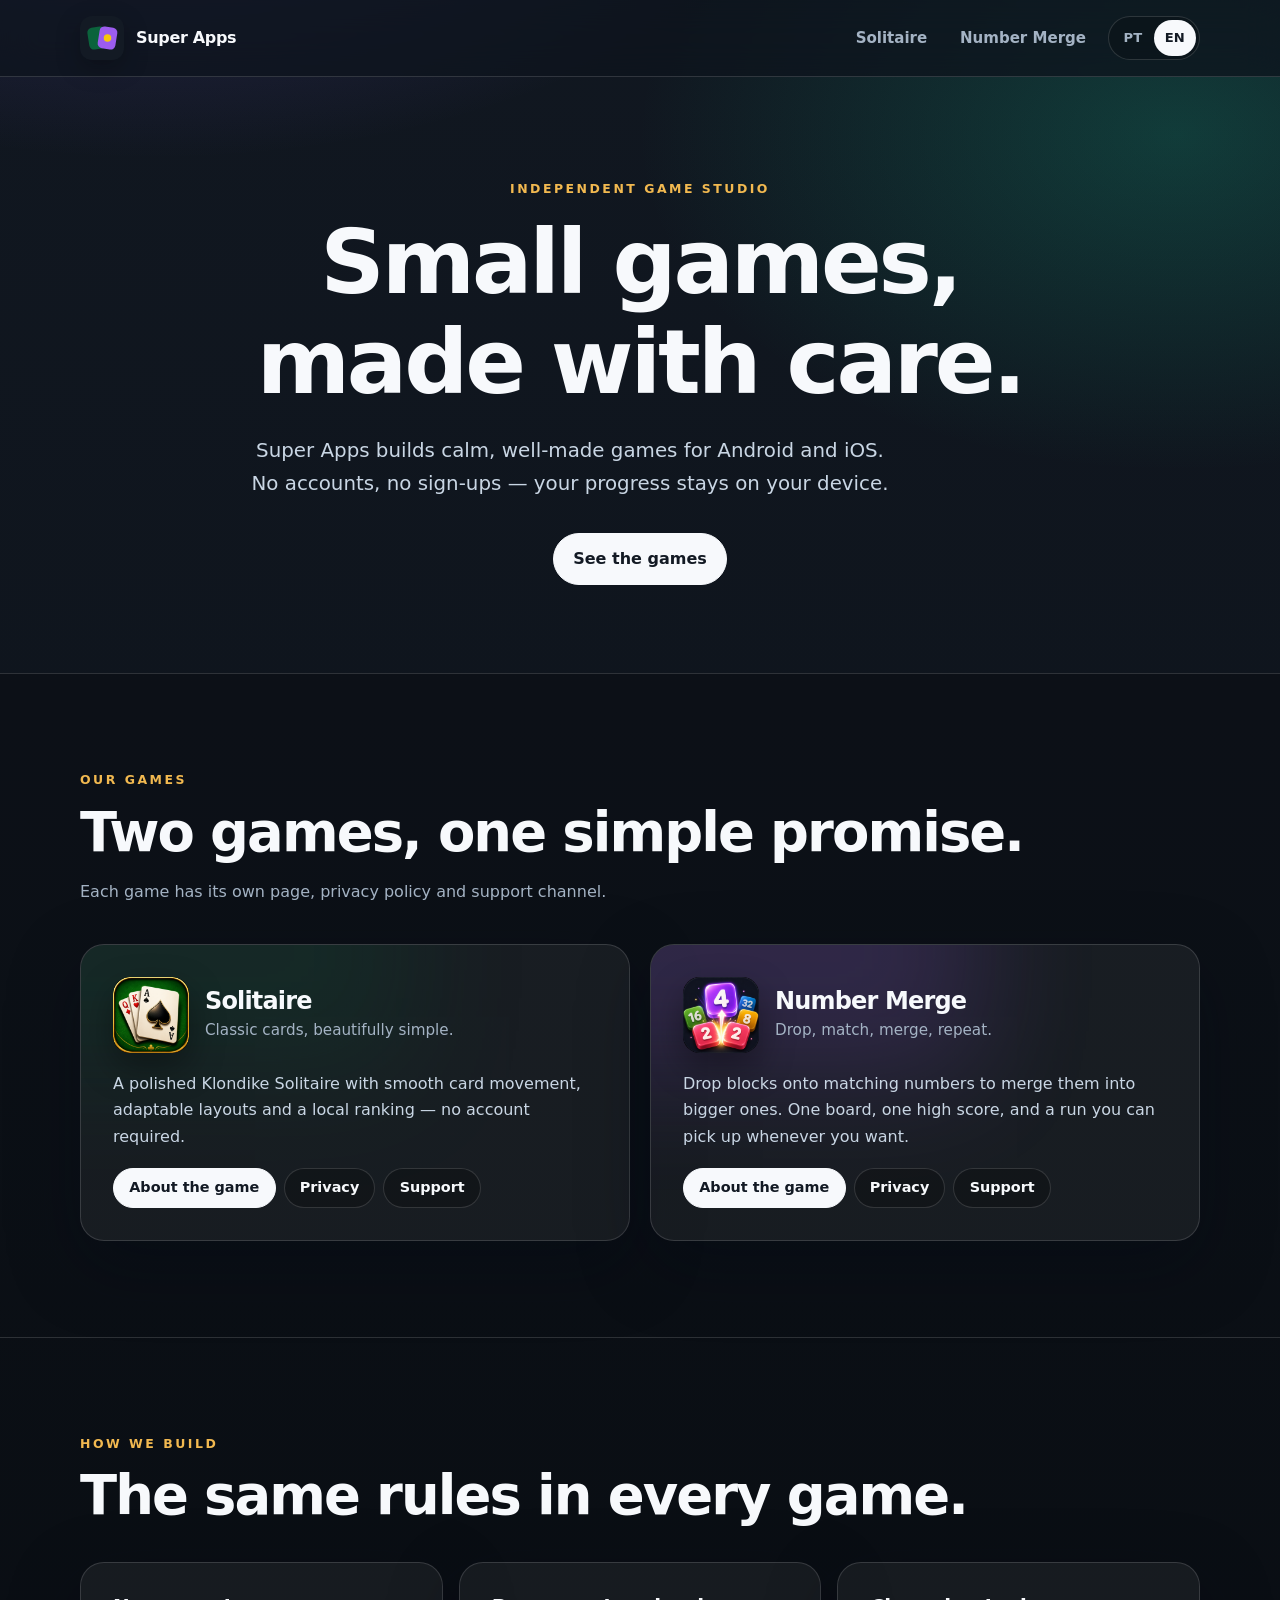
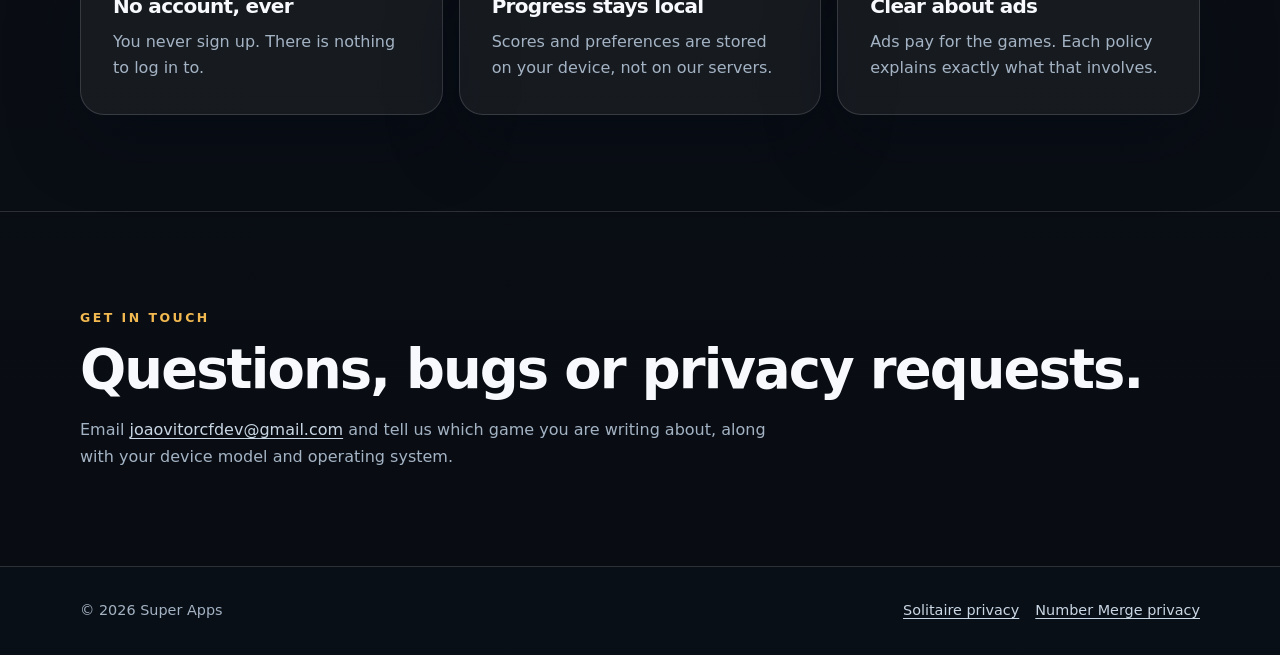
<file: index.html>
<!doctype html>
<html lang="en" data-title-en="Super Apps — Calm, well-made mobile games" data-title-pt="Super Apps — Jogos mobile calmos e bem feitos">
  <head>
    <meta charset="utf-8" />
    <meta name="viewport" content="width=device-width, initial-scale=1" />
    <meta name="theme-color" content="#131a24" />
    <meta name="description" content="Super Apps builds calm, well-made mobile games for Android and iOS. Privacy policies and support for Solitaire and Number Merge." />
    <meta property="og:type" content="website" />
    <meta property="og:title" content="Super Apps" />
    <meta property="og:description" content="Calm, well-made mobile games for Android and iOS." />
    <meta property="og:url" content="https://joaovitorcf97.github.io/" />
    <meta name="twitter:card" content="summary" />
    <link rel="canonical" href="https://joaovitorcf97.github.io/" />
    <link rel="icon" href="assets/super-apps-icon.svg" type="image/svg+xml" />
    <link rel="stylesheet" href="styles.css" />
    <title>Super Apps — Calm, well-made mobile games</title>
  </head>
  <body class="theme-hub">
    <a class="skip-link" href="#main">Skip to content</a>
    <header class="site-header">
      <nav class="nav" aria-label="Main navigation">
        <a class="brand" href="./">
          <img src="assets/super-apps-icon.svg" alt="" width="44" height="44" />
          <span>Super Apps</span>
        </a>
        <div class="nav-actions">
          <div class="nav-links">
            <a href="solitaire/">Solitaire</a>
            <a href="number-merge/">Number Merge</a>
          </div>
          <div class="language-switch" aria-label="Language">
            <button type="button" data-language-button="pt" aria-pressed="false">PT</button>
            <button type="button" data-language-button="en" aria-pressed="true">EN</button>
          </div>
        </div>
      </nav>
    </header>

    <main id="main">
      <section class="hero hero-solo">
        <div>
          <p class="eyebrow" data-lang="en">Independent game studio</p>
          <p class="eyebrow" data-lang="pt">Estúdio independente de jogos</p>
          <h1 data-lang="en">Small games, made with care.</h1>
          <h1 data-lang="pt">Jogos pequenos, feitos com cuidado.</h1>
          <p class="hero-copy" data-lang="en">
            Super Apps builds calm, well-made games for Android and iOS. No accounts,
            no sign-ups — your progress stays on your device.
          </p>
          <p class="hero-copy" data-lang="pt">
            A Super Apps cria jogos tranquilos e bem feitos para Android e iOS. Sem contas,
            sem cadastro — seu progresso fica no seu dispositivo.
          </p>
          <div class="hero-actions">
            <a class="button primary" href="#games" data-lang="en">See the games</a>
            <a class="button primary" href="#games" data-lang="pt">Ver os jogos</a>
          </div>
        </div>
      </section>

      <section class="section" id="games" aria-labelledby="games-title">
        <div class="section-inner">
          <p class="eyebrow" data-lang="en">Our games</p>
          <p class="eyebrow" data-lang="pt">Nossos jogos</p>
          <h2 id="games-title" data-lang="en">Two games, one simple promise.</h2>
          <h2 data-lang="pt">Dois jogos, uma promessa simples.</h2>
          <p class="section-intro" data-lang="en">
            Each game has its own page, privacy policy and support channel.
          </p>
          <p class="section-intro" data-lang="pt">
            Cada jogo tem sua própria página, política de privacidade e canal de suporte.
          </p>

          <div class="game-grid">
            <article class="game-card" data-accent="solitaire">
              <div class="game-card-head">
                <img src="assets/solitaire/app-icon.png" alt="Solitaire" width="76" height="76" />
                <div>
                  <h3>Solitaire</h3>
                  <p data-lang="en">Classic cards, beautifully simple.</p>
                  <p data-lang="pt">Cartas clássicas, simplesmente bonitas.</p>
                </div>
              </div>
              <p data-lang="en">
                A polished Klondike Solitaire with smooth card movement, adaptable layouts
                and a local ranking — no account required.
              </p>
              <p data-lang="pt">
                Uma Paciência Klondike refinada, com movimentos suaves, layout adaptável
                e ranking local — sem precisar de conta.
              </p>
              <div class="game-card-links">
                <a class="pill solid" href="solitaire/" data-lang="en">About the game</a>
                <a class="pill solid" href="solitaire/" data-lang="pt">Sobre o jogo</a>
                <a class="pill" href="solitaire/privacy/" data-lang="en">Privacy</a>
                <a class="pill" href="solitaire/privacy/" data-lang="pt">Privacidade</a>
                <a class="pill" href="solitaire/support/" data-lang="en">Support</a>
                <a class="pill" href="solitaire/support/" data-lang="pt">Suporte</a>
              </div>
            </article>

            <article class="game-card" data-accent="number-merge">
              <div class="game-card-head">
                <img src="assets/number-merge/app-icon.png" alt="Number Merge" width="76" height="76" />
                <div>
                  <h3>Number Merge</h3>
                  <p data-lang="en">Drop, match, merge, repeat.</p>
                  <p data-lang="pt">Solte, combine, funda, repita.</p>
                </div>
              </div>
              <p data-lang="en">
                Drop blocks onto matching numbers to merge them into bigger ones. One board,
                one high score, and a run you can pick up whenever you want.
              </p>
              <p data-lang="pt">
                Solte blocos sobre números iguais para fundi-los em números maiores. Um tabuleiro,
                um recorde e uma partida que você retoma quando quiser.
              </p>
              <div class="game-card-links">
                <a class="pill solid" href="number-merge/" data-lang="en">About the game</a>
                <a class="pill solid" href="number-merge/" data-lang="pt">Sobre o jogo</a>
                <a class="pill" href="number-merge/privacy/" data-lang="en">Privacy</a>
                <a class="pill" href="number-merge/privacy/" data-lang="pt">Privacidade</a>
                <a class="pill" href="number-merge/support/" data-lang="en">Support</a>
                <a class="pill" href="number-merge/support/" data-lang="pt">Suporte</a>
              </div>
            </article>
          </div>
        </div>
      </section>

      <section class="section" aria-labelledby="values-title">
        <div class="section-inner">
          <p class="eyebrow" data-lang="en">How we build</p>
          <p class="eyebrow" data-lang="pt">Como construímos</p>
          <h2 id="values-title" data-lang="en">The same rules in every game.</h2>
          <h2 data-lang="pt">As mesmas regras em todos os jogos.</h2>
          <div class="feature-grid">
            <article class="feature-card">
              <h3 data-lang="en">No account, ever</h3>
              <h3 data-lang="pt">Nunca pedimos conta</h3>
              <p data-lang="en">You never sign up. There is nothing to log in to.</p>
              <p data-lang="pt">Você nunca se cadastra. Não há nada para fazer login.</p>
            </article>
            <article class="feature-card">
              <h3 data-lang="en">Progress stays local</h3>
              <h3 data-lang="pt">O progresso fica local</h3>
              <p data-lang="en">Scores and preferences are stored on your device, not on our servers.</p>
              <p data-lang="pt">Pontuação e preferências ficam no seu dispositivo, não em nossos servidores.</p>
            </article>
            <article class="feature-card">
              <h3 data-lang="en">Clear about ads</h3>
              <h3 data-lang="pt">Transparência sobre anúncios</h3>
              <p data-lang="en">Ads pay for the games. Each policy explains exactly what that involves.</p>
              <p data-lang="pt">Os anúncios pagam os jogos. Cada política explica exatamente o que isso envolve.</p>
            </article>
          </div>
        </div>
      </section>

      <section class="section" aria-labelledby="contact-title">
        <div class="section-inner">
          <p class="eyebrow" data-lang="en">Get in touch</p>
          <p class="eyebrow" data-lang="pt">Fale conosco</p>
          <h2 id="contact-title" data-lang="en">Questions, bugs or privacy requests.</h2>
          <h2 data-lang="pt">Dúvidas, erros ou solicitações de privacidade.</h2>
          <p class="section-intro" data-lang="en">
            Email <a href="mailto:joaovitorcfdev@gmail.com">joaovitorcfdev@gmail.com</a> and tell us
            which game you are writing about, along with your device model and operating system.
          </p>
          <p class="section-intro" data-lang="pt">
            Envie um e-mail para <a href="mailto:joaovitorcfdev@gmail.com">joaovitorcfdev@gmail.com</a>
            informando sobre qual jogo você está escrevendo, o modelo do aparelho e o sistema operacional.
          </p>
        </div>
      </section>
    </main>

    <footer class="site-footer">
      <div class="footer-inner">
        <span>© <span data-year></span> Super Apps</span>
        <div class="footer-links">
          <a href="solitaire/privacy/" data-lang="en">Solitaire privacy</a>
          <a href="solitaire/privacy/" data-lang="pt">Privacidade Solitaire</a>
          <a href="number-merge/privacy/" data-lang="en">Number Merge privacy</a>
          <a href="number-merge/privacy/" data-lang="pt">Privacidade Number Merge</a>
        </div>
      </div>
    </footer>
    <script src="site.js"></script>
  </body>
</html>
</file>
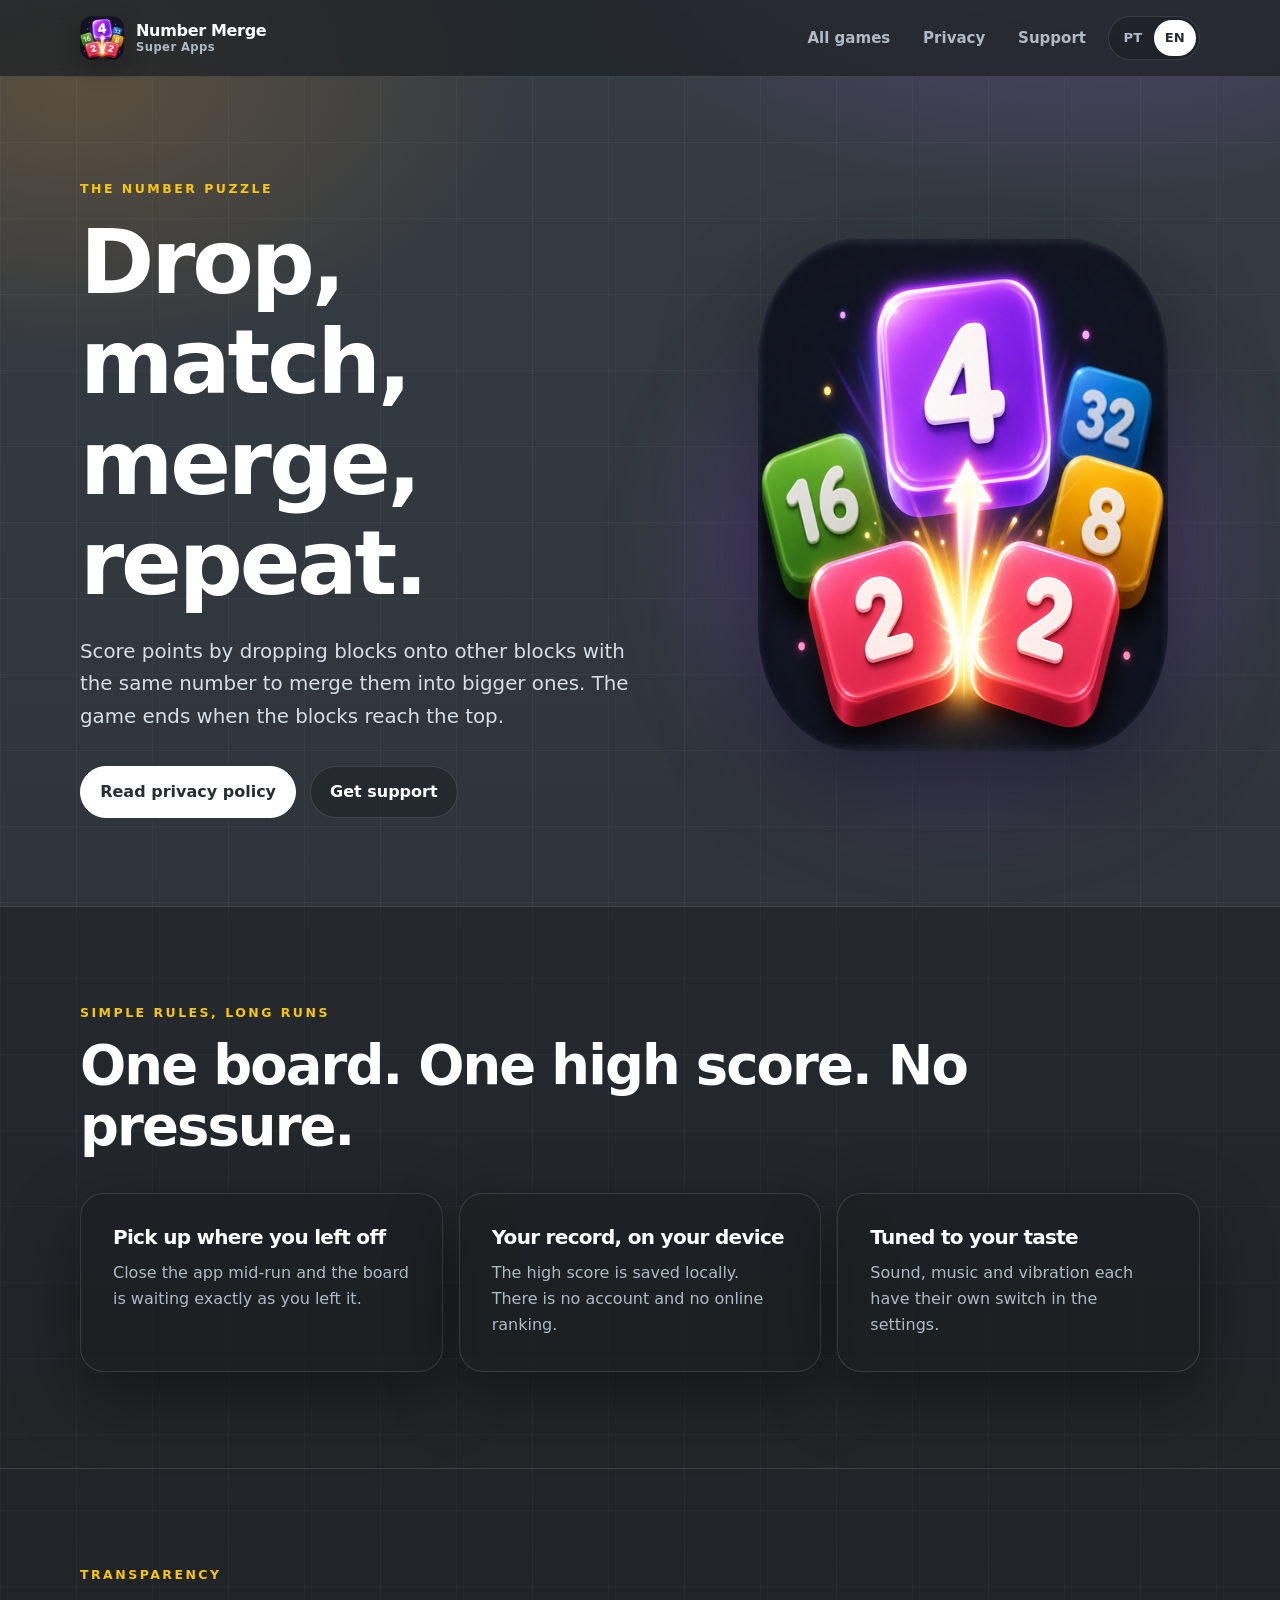
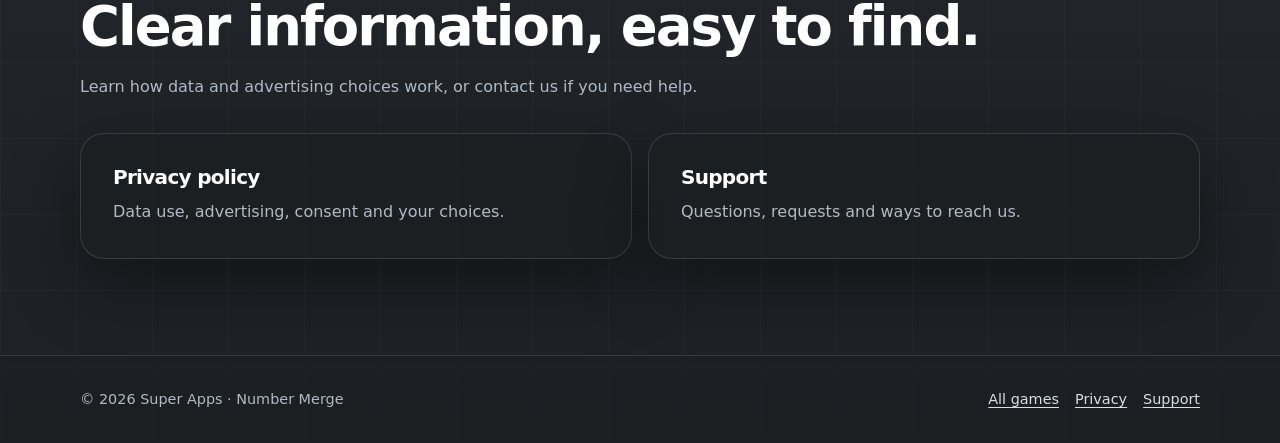
<file: number-merge/index.html>
<!doctype html>
<html lang="en" data-title-en="Number Merge — Drop, match, merge, repeat" data-title-pt="Number Merge — Solte, combine, funda, repita">
  <head>
    <meta charset="utf-8" />
    <meta name="viewport" content="width=device-width, initial-scale=1" />
    <meta name="theme-color" content="#2a2e31" />
    <meta name="description" content="Number Merge is a relaxed number-merging puzzle for Android and iOS. Drop blocks onto matching numbers and merge them into bigger ones." />
    <meta property="og:type" content="website" />
    <meta property="og:title" content="Number Merge" />
    <meta property="og:description" content="Drop, match, merge, repeat." />
    <meta property="og:image" content="https://joaovitorcf97.github.io/assets/number-merge/app-icon.png" />
    <meta property="og:url" content="https://joaovitorcf97.github.io/number-merge/" />
    <meta name="twitter:card" content="summary" />
    <link rel="canonical" href="https://joaovitorcf97.github.io/number-merge/" />
    <link rel="icon" href="../assets/number-merge/app-icon.png" />
    <link rel="stylesheet" href="../styles.css" />
    <title>Number Merge — Drop, match, merge, repeat</title>
  </head>
  <body class="theme-number-merge">
    <a class="skip-link" href="#main">Skip to content</a>
    <header class="site-header">
      <nav class="nav" aria-label="Main navigation">
        <a class="brand" href="./">
          <img src="../assets/number-merge/app-icon.png" alt="" width="44" height="44" />
          <span class="brand-text">
            <span>Number Merge</span>
            <small>Super Apps</small>
          </span>
        </a>
        <div class="nav-actions">
          <div class="nav-links">
            <a href="../" data-lang="en">All games</a>
            <a href="../" data-lang="pt">Todos os jogos</a>
            <a href="privacy/" data-lang="en">Privacy</a>
            <a href="privacy/" data-lang="pt">Privacidade</a>
            <a href="support/" data-lang="en">Support</a>
            <a href="support/" data-lang="pt">Suporte</a>
          </div>
          <div class="language-switch" aria-label="Language">
            <button type="button" data-language-button="pt" aria-pressed="false">PT</button>
            <button type="button" data-language-button="en" aria-pressed="true">EN</button>
          </div>
        </div>
      </nav>
    </header>

    <main id="main">
      <section class="hero">
        <div>
          <p class="eyebrow" data-lang="en">The number puzzle</p>
          <p class="eyebrow" data-lang="pt">O quebra-cabeça dos números</p>
          <h1 data-lang="en">Drop, match, merge, repeat.</h1>
          <h1 data-lang="pt">Solte, combine, funda, repita.</h1>
          <p class="hero-copy" data-lang="en">
            Score points by dropping blocks onto other blocks with the same number to
            merge them into bigger ones. The game ends when the blocks reach the top.
          </p>
          <p class="hero-copy" data-lang="pt">
            Marque pontos soltando blocos em outros blocos com o mesmo número para
            combiná-los em números maiores. O jogo termina quando os blocos chegam ao topo.
          </p>
          <div class="hero-actions">
            <a class="button primary" href="privacy/" data-lang="en">Read privacy policy</a>
            <a class="button primary" href="privacy/" data-lang="pt">Ler política de privacidade</a>
            <a class="button" href="support/" data-lang="en">Get support</a>
            <a class="button" href="support/" data-lang="pt">Obter suporte</a>
          </div>
        </div>
        <div class="app-art" aria-hidden="true">
          <img src="../assets/number-merge/app-icon.png" alt="" width="512" height="512" />
        </div>
      </section>

      <section class="section" aria-labelledby="features-title">
        <div class="section-inner">
          <p class="eyebrow" data-lang="en">Simple rules, long runs</p>
          <p class="eyebrow" data-lang="pt">Regras simples, partidas longas</p>
          <h2 id="features-title" data-lang="en">One board. One high score. No pressure.</h2>
          <h2 data-lang="pt">Um tabuleiro. Um recorde. Sem pressão.</h2>
          <div class="feature-grid">
            <article class="feature-card">
              <h3 data-lang="en">Pick up where you left off</h3>
              <h3 data-lang="pt">Continue de onde parou</h3>
              <p data-lang="en">Close the app mid-run and the board is waiting exactly as you left it.</p>
              <p data-lang="pt">Feche o app no meio da partida e o tabuleiro continua exatamente como estava.</p>
            </article>
            <article class="feature-card">
              <h3 data-lang="en">Your record, on your device</h3>
              <h3 data-lang="pt">Seu recorde, no seu aparelho</h3>
              <p data-lang="en">The high score is saved locally. There is no account and no online ranking.</p>
              <p data-lang="pt">O recorde é salvo localmente. Não há conta nem ranking online.</p>
            </article>
            <article class="feature-card">
              <h3 data-lang="en">Tuned to your taste</h3>
              <h3 data-lang="pt">Do jeito que você gosta</h3>
              <p data-lang="en">Sound, music and vibration each have their own switch in the settings.</p>
              <p data-lang="pt">Som, música e vibração têm interruptores próprios nos ajustes.</p>
            </article>
          </div>
        </div>
      </section>

      <section class="section" aria-labelledby="legal-title">
        <div class="section-inner">
          <p class="eyebrow" data-lang="en">Transparency</p>
          <p class="eyebrow" data-lang="pt">Transparência</p>
          <h2 id="legal-title" data-lang="en">Clear information, easy to find.</h2>
          <h2 data-lang="pt">Informações claras e fáceis de encontrar.</h2>
          <p class="section-intro" data-lang="en">
            Learn how data and advertising choices work, or contact us if you need help.
          </p>
          <p class="section-intro" data-lang="pt">
            Entenda como funcionam os dados e as escolhas de anúncios ou entre em contato se precisar de ajuda.
          </p>
          <div class="link-grid" style="margin-top: 2rem">
            <a class="link-card" href="privacy/">
              <h3 data-lang="en">Privacy policy</h3>
              <h3 data-lang="pt">Política de privacidade</h3>
              <p data-lang="en">Data use, advertising, consent and your choices.</p>
              <p data-lang="pt">Uso de dados, anúncios, consentimento e suas escolhas.</p>
            </a>
            <a class="link-card" href="support/">
              <h3 data-lang="en">Support</h3>
              <h3 data-lang="pt">Suporte</h3>
              <p data-lang="en">Questions, requests and ways to reach us.</p>
              <p data-lang="pt">Dúvidas, solicitações e formas de falar conosco.</p>
            </a>
          </div>
        </div>
      </section>
    </main>

    <footer class="site-footer">
      <div class="footer-inner">
        <span>© <span data-year></span> Super Apps · Number Merge</span>
        <div class="footer-links">
          <a href="../" data-lang="en">All games</a>
          <a href="../" data-lang="pt">Todos os jogos</a>
          <a href="privacy/" data-lang="en">Privacy</a>
          <a href="privacy/" data-lang="pt">Privacidade</a>
          <a href="support/" data-lang="en">Support</a>
          <a href="support/" data-lang="pt">Suporte</a>
        </div>
      </div>
    </footer>
    <script src="../site.js"></script>
  </body>
</html>
</file>
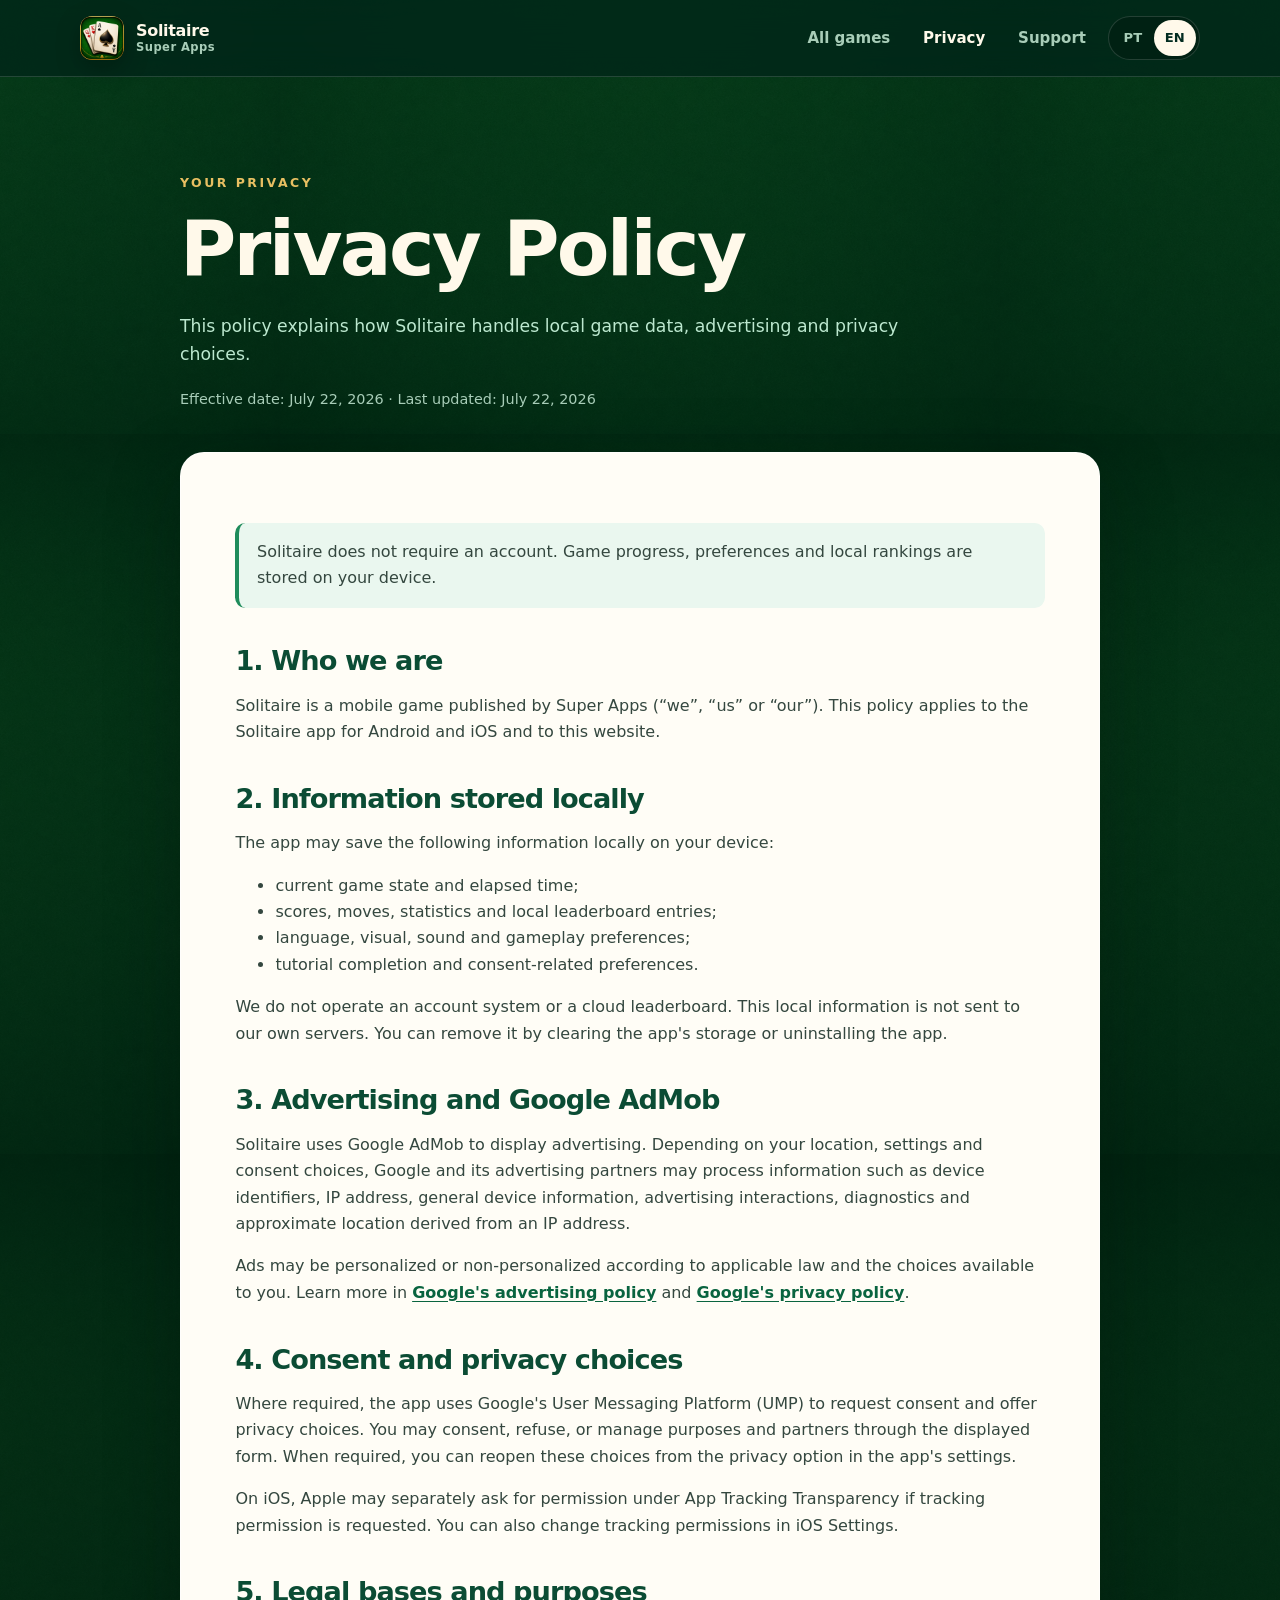
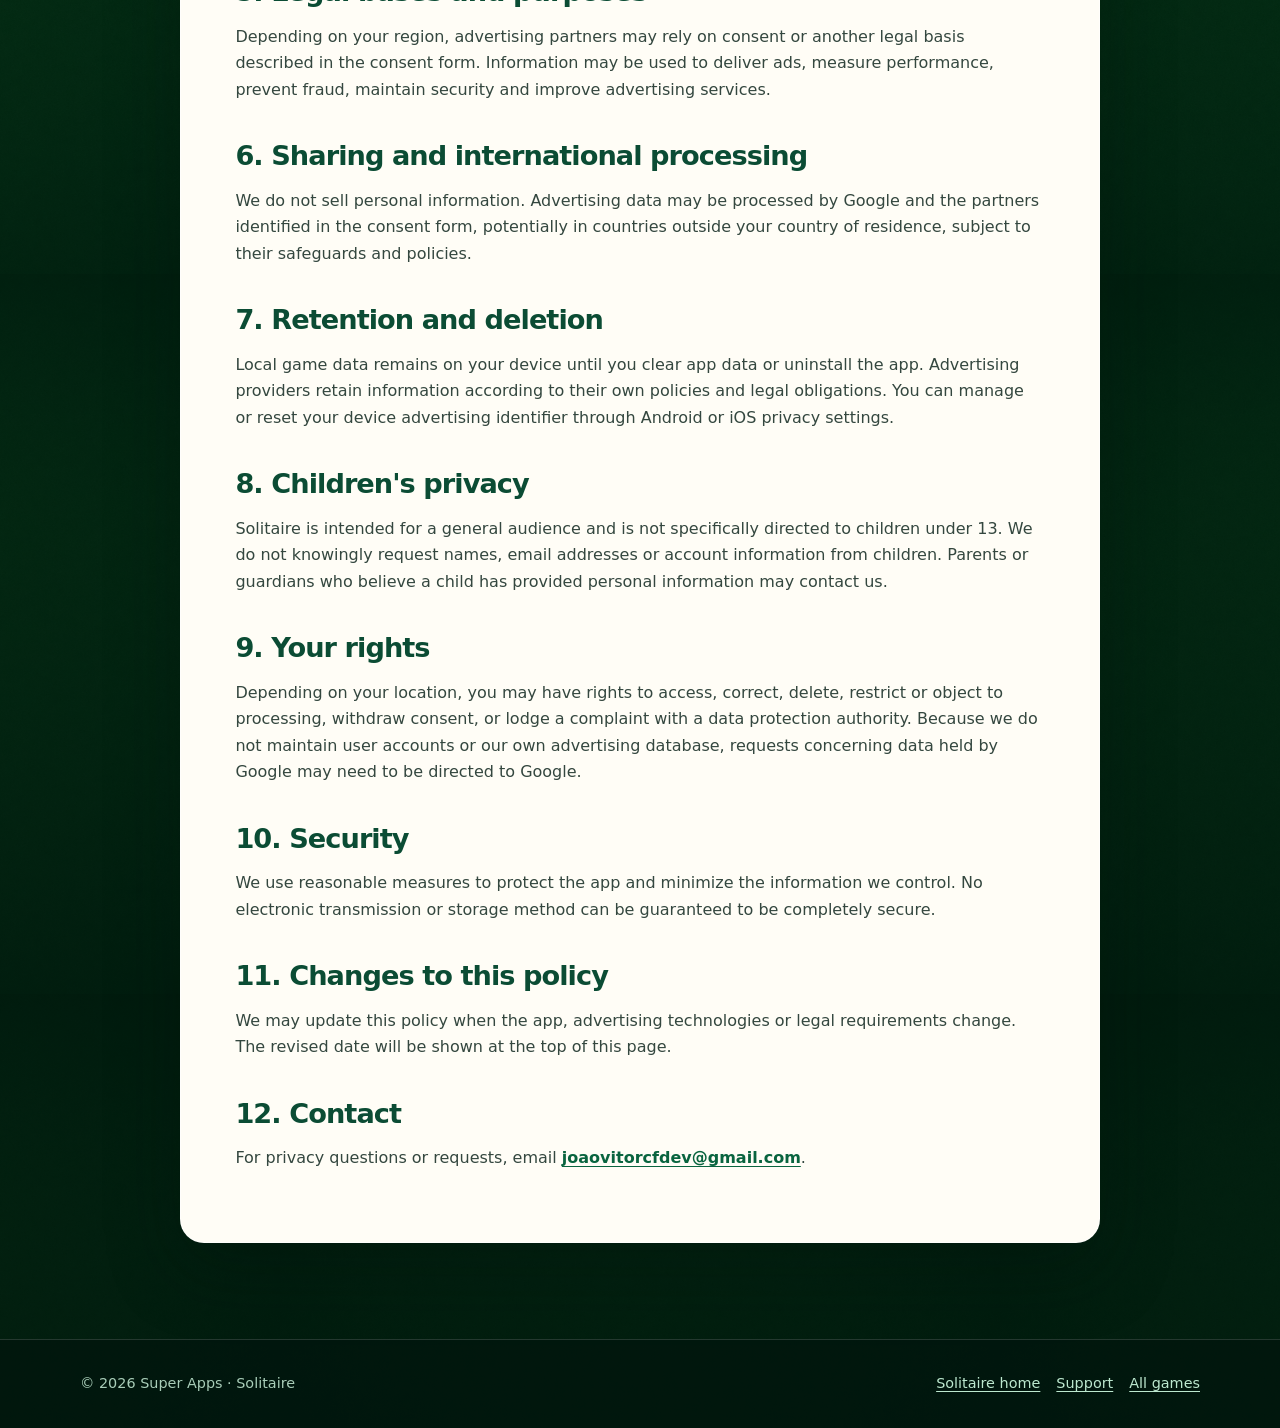
<file: privacy/index.html>
<!doctype html>
<html lang="en">
  <head>
    <meta charset="utf-8" />
    <meta name="viewport" content="width=device-width, initial-scale=1" />
    <meta name="theme-color" content="#063f2b" />
    <!-- Legacy route. This URL was registered in Google Play for Solitaire before the
         site was reorganised per game, so it stays alive and points at the new page. -->
    <meta http-equiv="refresh" content="0; url=../solitaire/privacy/" />
    <meta name="robots" content="noindex, follow" />
    <link rel="canonical" href="https://joaovitorcf97.github.io/solitaire/privacy/" />
    <link rel="icon" href="../assets/solitaire/app-icon.png" />
    <link rel="stylesheet" href="../styles.css" />
    <title>Privacy Policy — Solitaire</title>
  </head>
  <body class="theme-solitaire inner-page">
    <main class="redirect-shell">
      <h1>Privacy Policy — Solitaire</h1>
      <p>
        This page has moved to
        <a href="../solitaire/privacy/">/solitaire/privacy/</a>.
        You should be redirected automatically.
      </p>
      <p lang="pt-BR">
        Esta página foi movida para
        <a href="../solitaire/privacy/">/solitaire/privacy/</a>.
        Você deve ser redirecionado automaticamente.
      </p>
      <p>
        Looking for Number Merge? Its policy is at
        <a href="../number-merge/privacy/">/number-merge/privacy/</a>.
      </p>
    </main>
    <script>
      // replace() keeps the stub out of the back-button history.
      window.location.replace("../solitaire/privacy/");
    </script>
  </body>
</html>
</file>
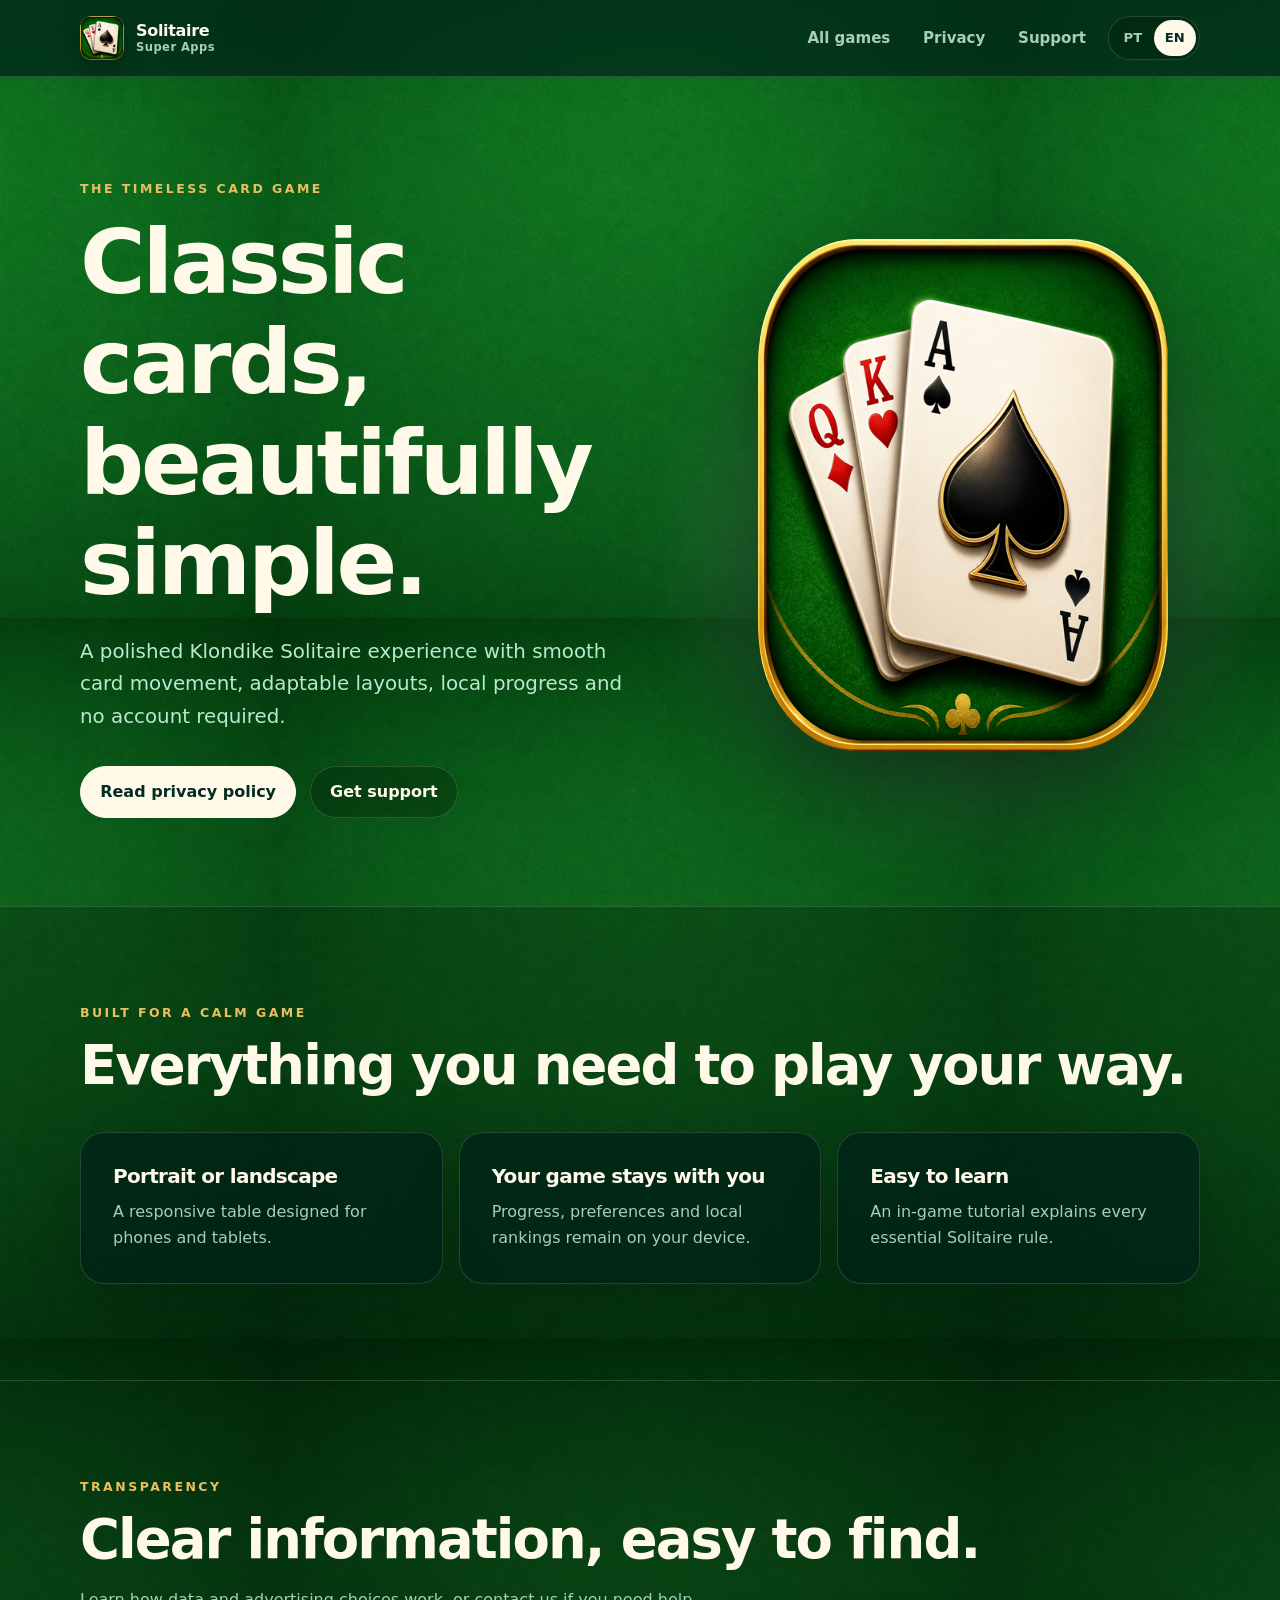
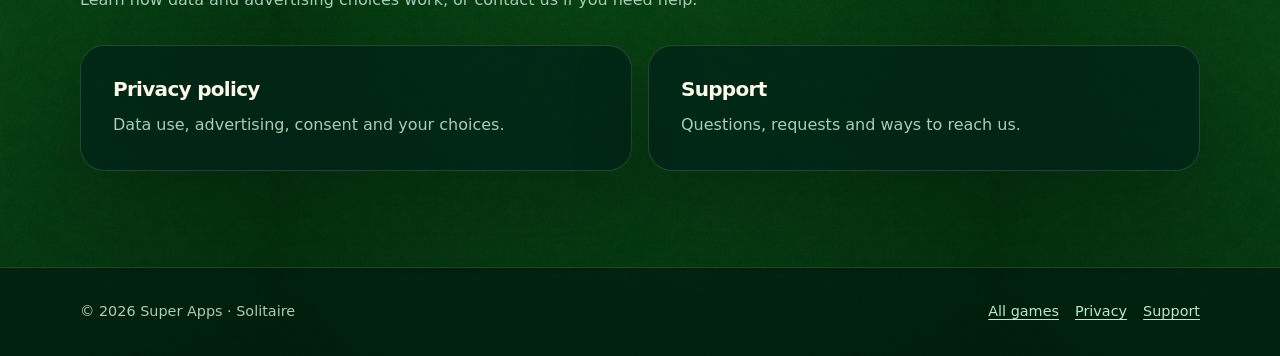
<file: solitaire/index.html>
<!doctype html>
<html lang="en" data-title-en="Solitaire — Classic cards, beautifully simple" data-title-pt="Solitaire — Cartas clássicas, simplesmente bonitas">
  <head>
    <meta charset="utf-8" />
    <meta name="viewport" content="width=device-width, initial-scale=1" />
    <meta name="theme-color" content="#063f2b" />
    <meta name="description" content="A calm, elegant classic Solitaire experience for Android and iOS." />
    <meta property="og:type" content="website" />
    <meta property="og:title" content="Solitaire" />
    <meta property="og:description" content="Classic cards, beautifully simple." />
    <meta property="og:image" content="https://joaovitorcf97.github.io/assets/solitaire/og.png" />
    <meta property="og:url" content="https://joaovitorcf97.github.io/solitaire/" />
    <meta name="twitter:card" content="summary_large_image" />
    <link rel="canonical" href="https://joaovitorcf97.github.io/solitaire/" />
    <link rel="icon" href="../assets/solitaire/app-icon.png" />
    <link rel="stylesheet" href="../styles.css" />
    <title>Solitaire — Classic cards, beautifully simple</title>
  </head>
  <body class="theme-solitaire">
    <a class="skip-link" href="#main">Skip to content</a>
    <header class="site-header">
      <nav class="nav" aria-label="Main navigation">
        <a class="brand" href="./">
          <img src="../assets/solitaire/app-icon.png" alt="" width="44" height="44" />
          <span class="brand-text">
            <span>Solitaire</span>
            <small>Super Apps</small>
          </span>
        </a>
        <div class="nav-actions">
          <div class="nav-links">
            <a href="../" data-lang="en">All games</a>
            <a href="../" data-lang="pt">Todos os jogos</a>
            <a href="privacy/" data-lang="en">Privacy</a>
            <a href="privacy/" data-lang="pt">Privacidade</a>
            <a href="support/" data-lang="en">Support</a>
            <a href="support/" data-lang="pt">Suporte</a>
          </div>
          <div class="language-switch" aria-label="Language">
            <button type="button" data-language-button="pt" aria-pressed="false">PT</button>
            <button type="button" data-language-button="en" aria-pressed="true">EN</button>
          </div>
        </div>
      </nav>
    </header>

    <main id="main">
      <section class="hero">
        <div>
          <p class="eyebrow" data-lang="en">The timeless card game</p>
          <p class="eyebrow" data-lang="pt">O clássico jogo de cartas</p>
          <h1 data-lang="en">Classic cards, beautifully simple.</h1>
          <h1 data-lang="pt">Cartas clássicas, simplesmente bonitas.</h1>
          <p class="hero-copy" data-lang="en">
            A polished Klondike Solitaire experience with smooth card movement,
            adaptable layouts, local progress and no account required.
          </p>
          <p class="hero-copy" data-lang="pt">
            Uma experiência refinada de Paciência Klondike, com movimentos suaves,
            layout adaptável, progresso local e sem necessidade de conta.
          </p>
          <div class="hero-actions">
            <a class="button primary" href="privacy/" data-lang="en">Read privacy policy</a>
            <a class="button primary" href="privacy/" data-lang="pt">Ler política de privacidade</a>
            <a class="button" href="support/" data-lang="en">Get support</a>
            <a class="button" href="support/" data-lang="pt">Obter suporte</a>
          </div>
        </div>
        <div class="app-art" aria-hidden="true">
          <img src="../assets/solitaire/app-icon.png" alt="" width="512" height="512" />
        </div>
      </section>

      <section class="section" aria-labelledby="features-title">
        <div class="section-inner">
          <p class="eyebrow" data-lang="en">Built for a calm game</p>
          <p class="eyebrow" data-lang="pt">Feito para uma partida tranquila</p>
          <h2 id="features-title" data-lang="en">Everything you need to play your way.</h2>
          <h2 data-lang="pt">Tudo o que você precisa para jogar do seu jeito.</h2>
          <div class="feature-grid">
            <article class="feature-card">
              <h3 data-lang="en">Portrait or landscape</h3>
              <h3 data-lang="pt">Vertical ou horizontal</h3>
              <p data-lang="en">A responsive table designed for phones and tablets.</p>
              <p data-lang="pt">Uma mesa responsiva pensada para celulares e tablets.</p>
            </article>
            <article class="feature-card">
              <h3 data-lang="en">Your game stays with you</h3>
              <h3 data-lang="pt">Sua partida fica com você</h3>
              <p data-lang="en">Progress, preferences and local rankings remain on your device.</p>
              <p data-lang="pt">Progresso, preferências e ranking local permanecem no seu dispositivo.</p>
            </article>
            <article class="feature-card">
              <h3 data-lang="en">Easy to learn</h3>
              <h3 data-lang="pt">Fácil de aprender</h3>
              <p data-lang="en">An in-game tutorial explains every essential Solitaire rule.</p>
              <p data-lang="pt">Um tutorial dentro do jogo explica todas as regras essenciais.</p>
            </article>
          </div>
        </div>
      </section>

      <section class="section" aria-labelledby="legal-title">
        <div class="section-inner">
          <p class="eyebrow" data-lang="en">Transparency</p>
          <p class="eyebrow" data-lang="pt">Transparência</p>
          <h2 id="legal-title" data-lang="en">Clear information, easy to find.</h2>
          <h2 data-lang="pt">Informações claras e fáceis de encontrar.</h2>
          <p class="section-intro" data-lang="en">
            Learn how data and advertising choices work, or contact us if you need help.
          </p>
          <p class="section-intro" data-lang="pt">
            Entenda como funcionam os dados e as escolhas de anúncios ou entre em contato se precisar de ajuda.
          </p>
          <div class="link-grid" style="margin-top: 2rem">
            <a class="link-card" href="privacy/">
              <h3 data-lang="en">Privacy policy</h3>
              <h3 data-lang="pt">Política de privacidade</h3>
              <p data-lang="en">Data use, advertising, consent and your choices.</p>
              <p data-lang="pt">Uso de dados, anúncios, consentimento e suas escolhas.</p>
            </a>
            <a class="link-card" href="support/">
              <h3 data-lang="en">Support</h3>
              <h3 data-lang="pt">Suporte</h3>
              <p data-lang="en">Questions, requests and ways to reach us.</p>
              <p data-lang="pt">Dúvidas, solicitações e formas de falar conosco.</p>
            </a>
          </div>
        </div>
      </section>
    </main>

    <footer class="site-footer">
      <div class="footer-inner">
        <span>© <span data-year></span> Super Apps · Solitaire</span>
        <div class="footer-links">
          <a href="../" data-lang="en">All games</a>
          <a href="../" data-lang="pt">Todos os jogos</a>
          <a href="privacy/" data-lang="en">Privacy</a>
          <a href="privacy/" data-lang="pt">Privacidade</a>
          <a href="support/" data-lang="en">Support</a>
          <a href="support/" data-lang="pt">Suporte</a>
        </div>
      </div>
    </footer>
    <script src="../site.js"></script>
  </body>
</html>
</file>
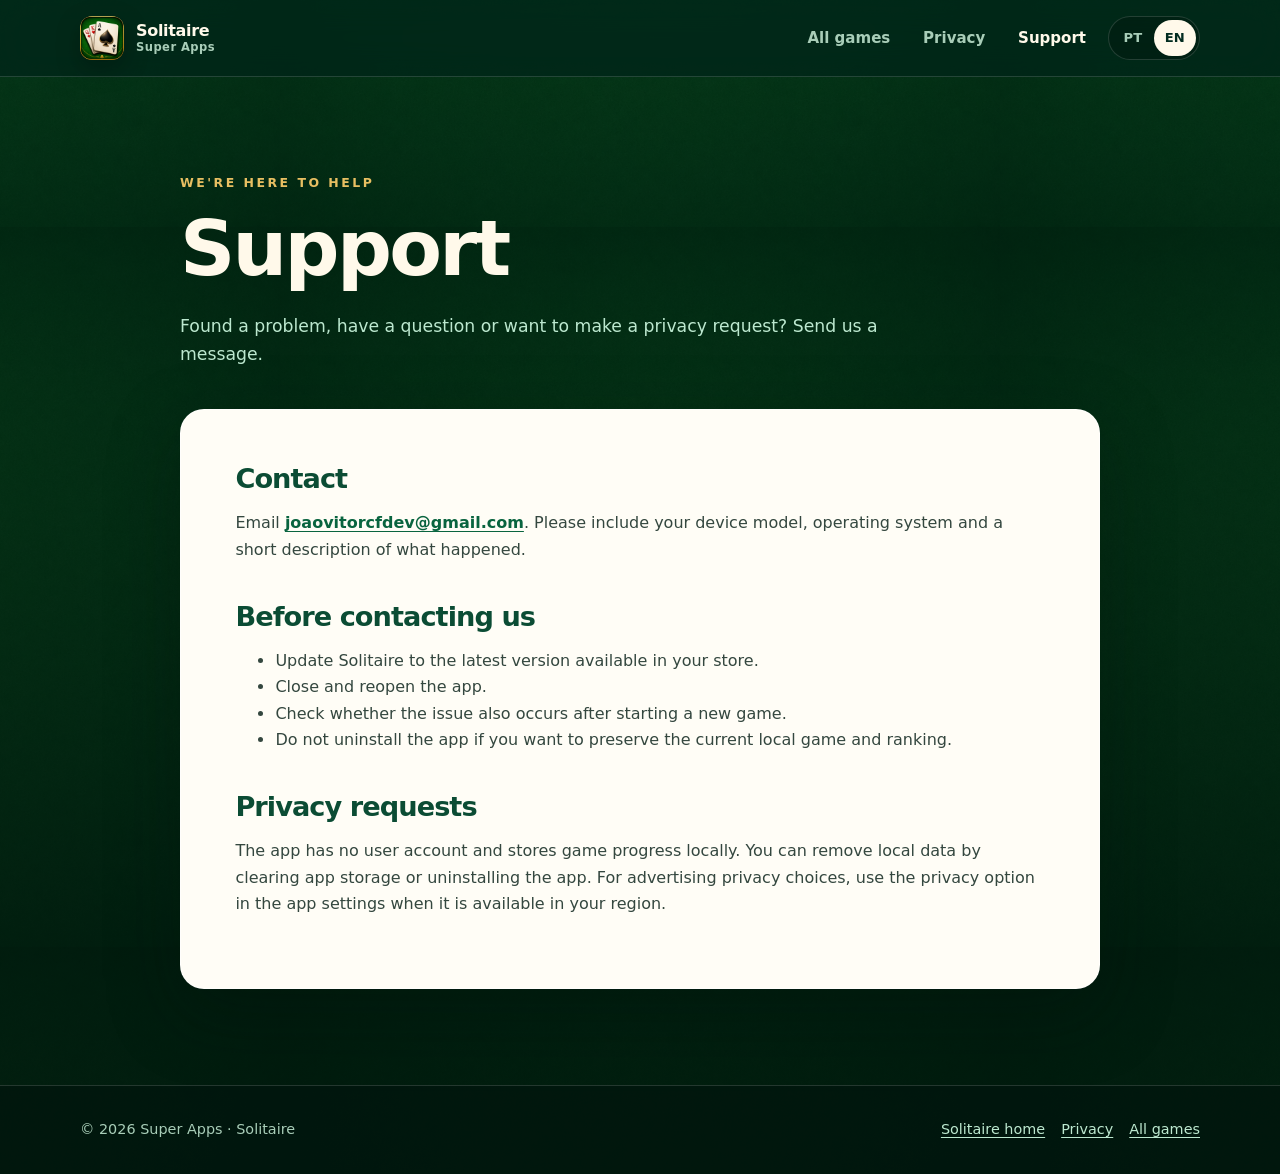
<file: support/index.html>
<!doctype html>
<html lang="en">
  <head>
    <meta charset="utf-8" />
    <meta name="viewport" content="width=device-width, initial-scale=1" />
    <meta name="theme-color" content="#063f2b" />
    <!-- Legacy route, kept for links published before the site was reorganised per game. -->
    <meta http-equiv="refresh" content="0; url=../solitaire/support/" />
    <meta name="robots" content="noindex, follow" />
    <link rel="canonical" href="https://joaovitorcf97.github.io/solitaire/support/" />
    <link rel="icon" href="../assets/solitaire/app-icon.png" />
    <link rel="stylesheet" href="../styles.css" />
    <title>Support — Solitaire</title>
  </head>
  <body class="theme-solitaire inner-page">
    <main class="redirect-shell">
      <h1>Support — Solitaire</h1>
      <p>
        This page has moved to
        <a href="../solitaire/support/">/solitaire/support/</a>.
        You should be redirected automatically.
      </p>
      <p lang="pt-BR">
        Esta página foi movida para
        <a href="../solitaire/support/">/solitaire/support/</a>.
        Você deve ser redirecionado automaticamente.
      </p>
      <p>
        Looking for Number Merge? Its support page is at
        <a href="../number-merge/support/">/number-merge/support/</a>.
      </p>
    </main>
    <script>
      window.location.replace("../solitaire/support/");
    </script>
  </body>
</html>
</file>
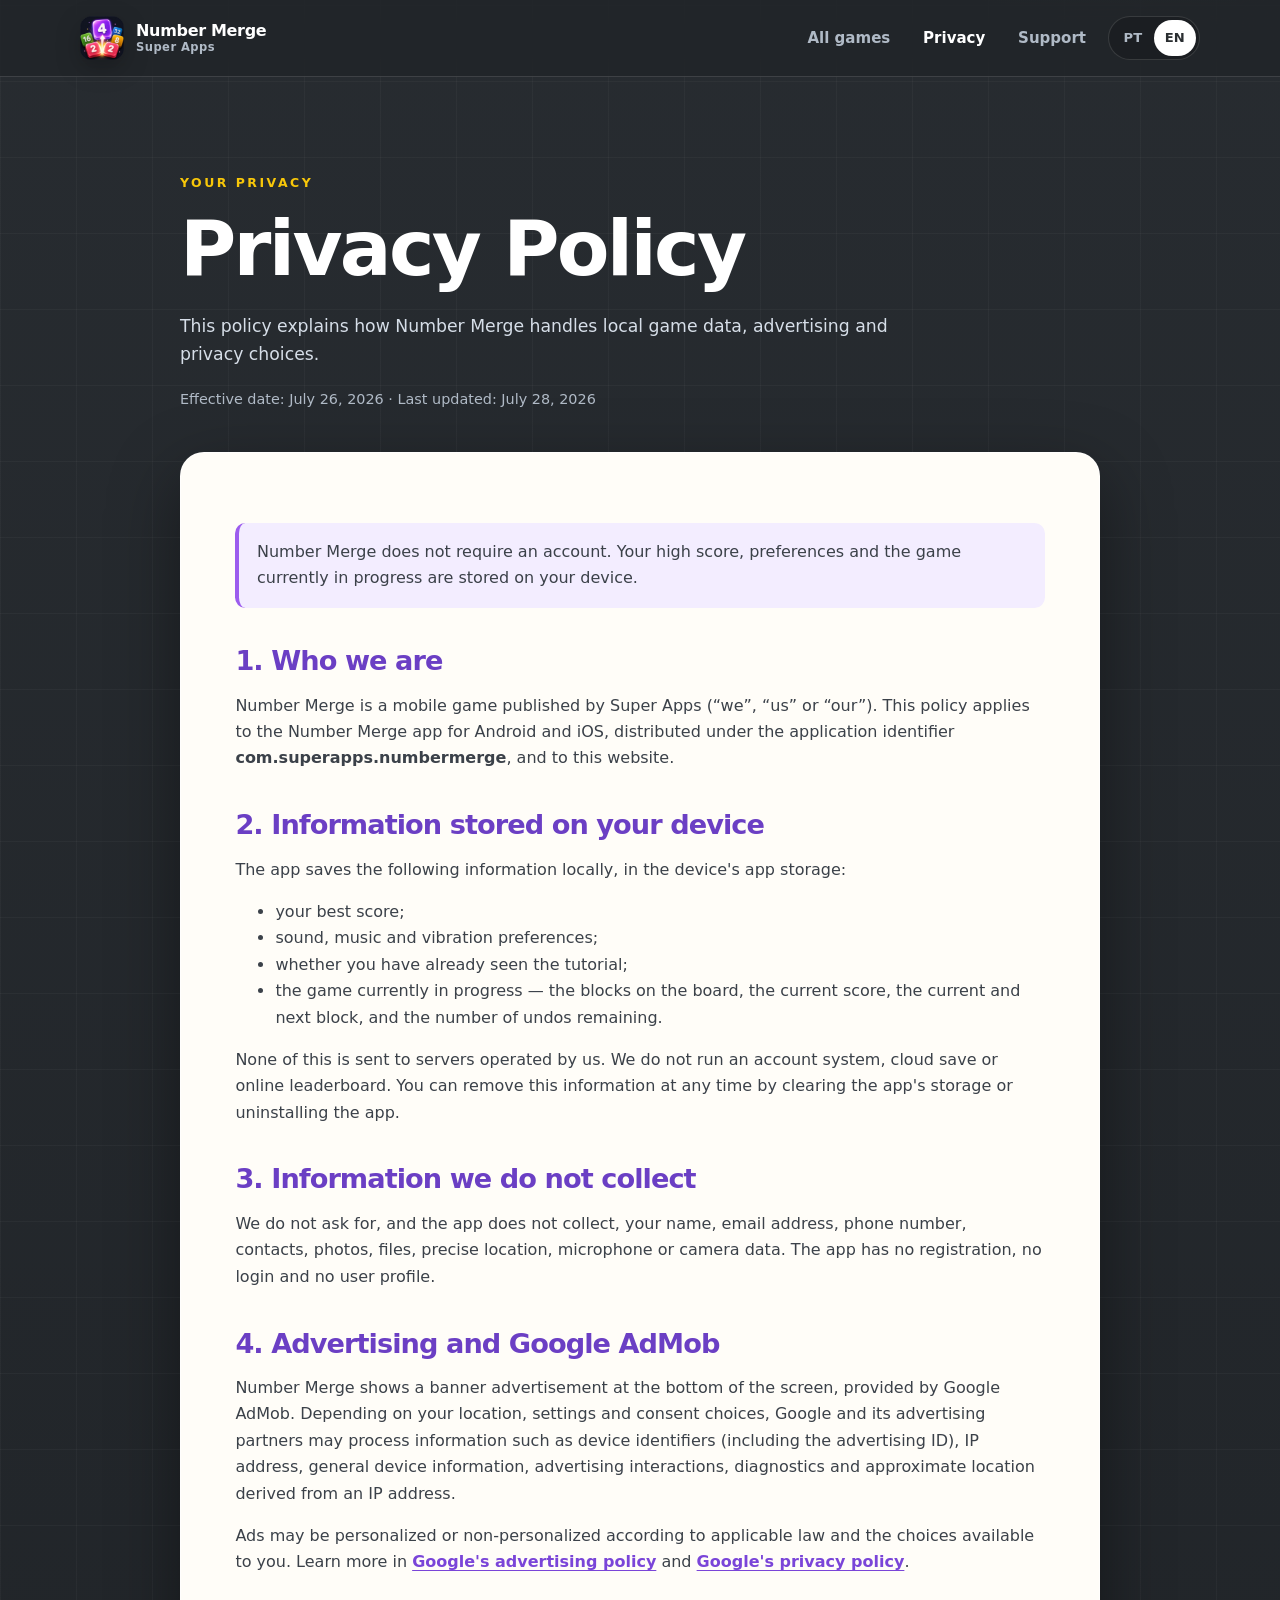
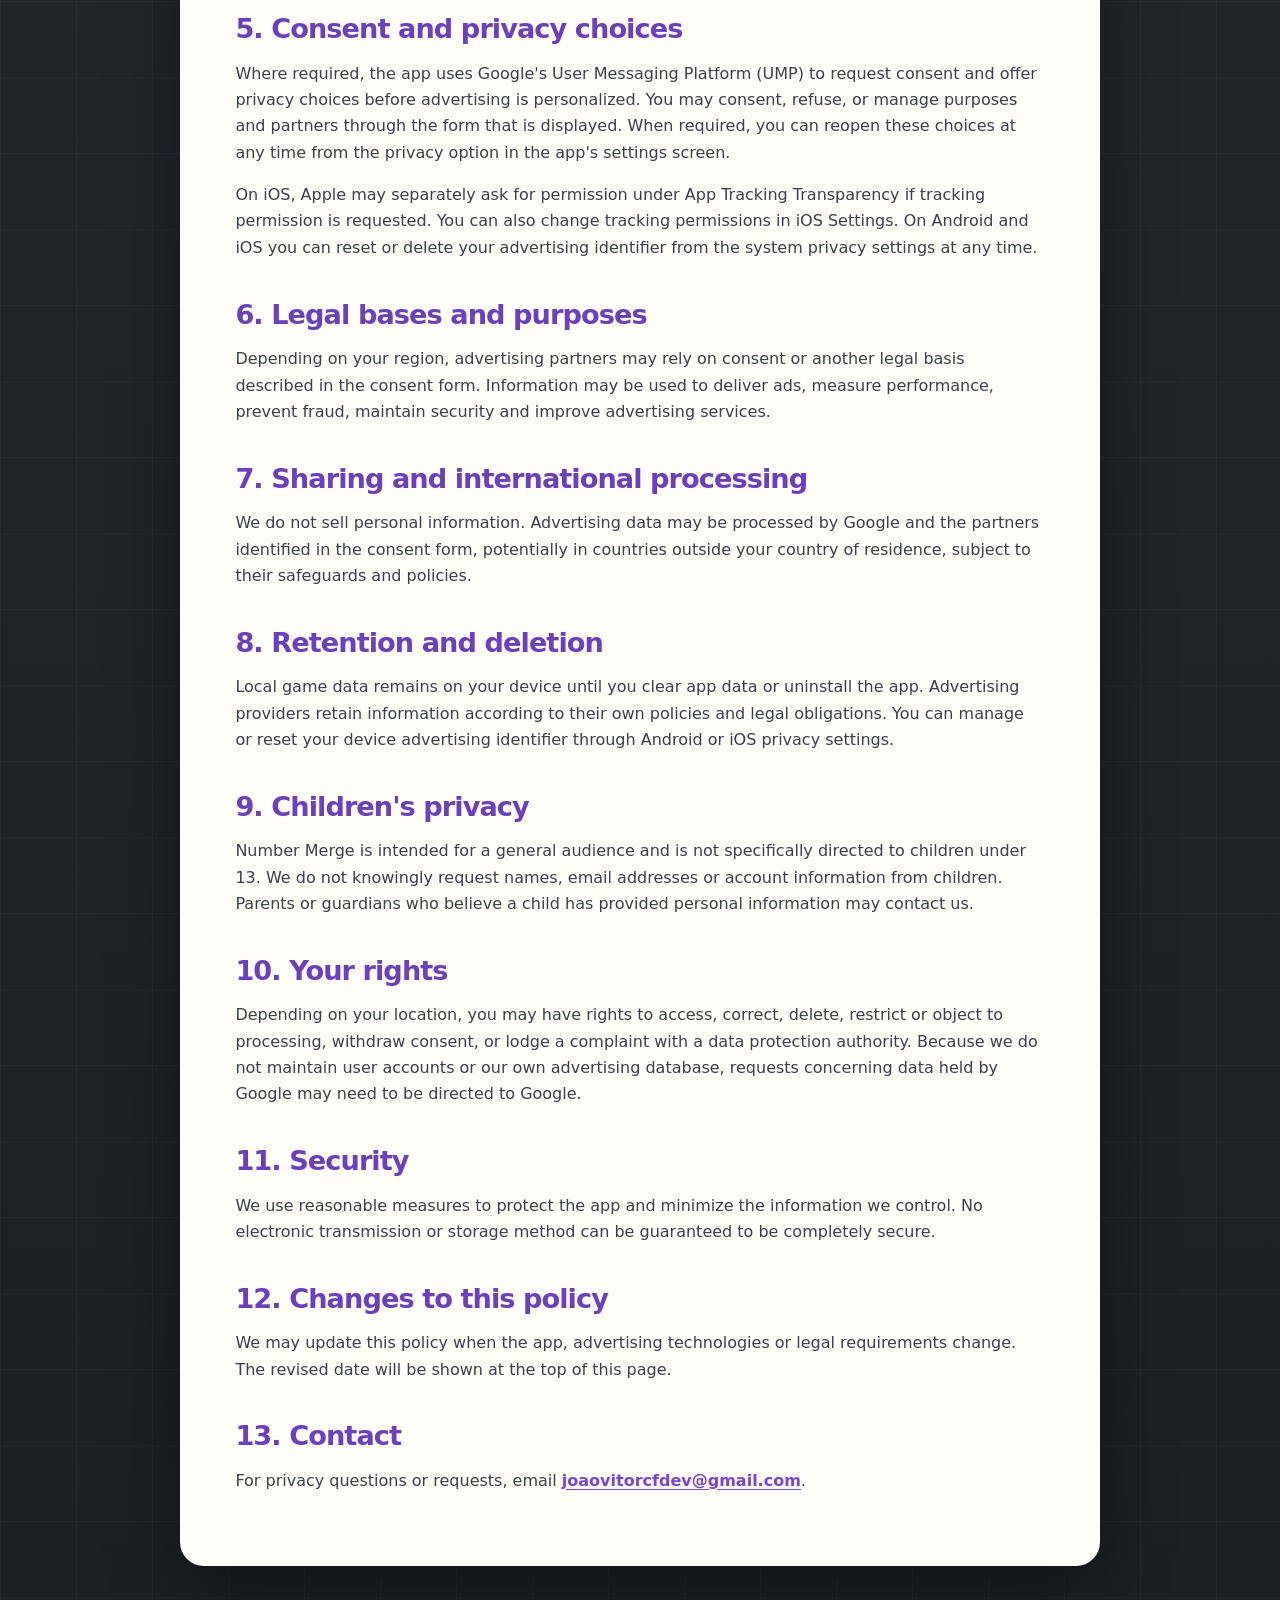
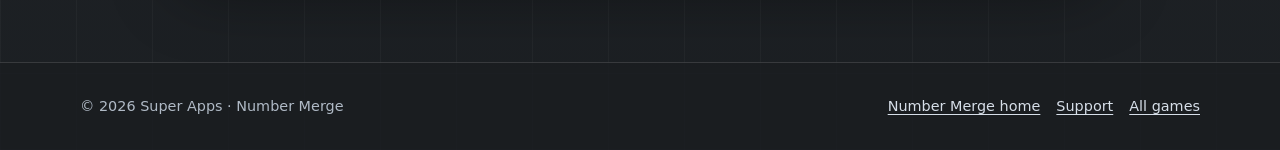
<file: number-merge/privacy/index.html>
<!doctype html>
<html lang="en" data-title-en="Privacy Policy — Number Merge" data-title-pt="Política de Privacidade — Number Merge">
  <head>
    <meta charset="utf-8" />
    <meta name="viewport" content="width=device-width, initial-scale=1" />
    <meta name="theme-color" content="#2a2e31" />
    <meta name="description" content="Privacy Policy for the Number Merge mobile game by Super Apps." />
    <link rel="canonical" href="https://joaovitorcf97.github.io/number-merge/privacy/" />
    <link rel="icon" href="../../assets/number-merge/app-icon.png" />
    <link rel="stylesheet" href="../../styles.css" />
    <title>Privacy Policy — Number Merge</title>
  </head>
  <body class="theme-number-merge inner-page">
    <a class="skip-link" href="#main">Skip to content</a>
    <header class="site-header">
      <nav class="nav" aria-label="Main navigation">
        <a class="brand" href="../">
          <img src="../../assets/number-merge/app-icon.png" alt="" width="44" height="44" />
          <span class="brand-text">
            <span>Number Merge</span>
            <small>Super Apps</small>
          </span>
        </a>
        <div class="nav-actions">
          <div class="nav-links">
            <a href="../../" data-lang="en">All games</a>
            <a href="../../" data-lang="pt">Todos os jogos</a>
            <a href="./" aria-current="page" data-lang="en">Privacy</a>
            <a href="./" aria-current="page" data-lang="pt">Privacidade</a>
            <a href="../support/" data-lang="en">Support</a>
            <a href="../support/" data-lang="pt">Suporte</a>
          </div>
          <div class="language-switch" aria-label="Language">
            <button type="button" data-language-button="pt" aria-pressed="false">PT</button>
            <button type="button" data-language-button="en" aria-pressed="true">EN</button>
          </div>
        </div>
      </nav>
    </header>

    <main id="main" class="page-shell">
      <p class="eyebrow" data-lang="en">Your privacy</p>
      <p class="eyebrow" data-lang="pt">Sua privacidade</p>
      <h1 class="page-title" data-lang="en">Privacy Policy</h1>
      <h1 class="page-title" data-lang="pt">Política de Privacidade</h1>
      <p class="page-summary" data-lang="en">
        This policy explains how Number Merge handles local game data, advertising and privacy choices.
      </p>
      <p class="page-summary" data-lang="pt">
        Esta política explica como o Number Merge trata dados locais do jogo, publicidade e escolhas de privacidade.
      </p>
      <p class="updated" data-lang="en">Effective date: July 26, 2026 · Last updated: July 28, 2026</p>
      <p class="updated" data-lang="pt">Vigência: 26 de julho de 2026 · Última atualização: 28 de julho de 2026</p>

      <article class="document" data-lang="en">
        <p class="notice">
          Number Merge does not require an account. Your high score, preferences and the game
          currently in progress are stored on your device.
        </p>

        <h2>1. Who we are</h2>
        <p>
          Number Merge is a mobile game published by Super Apps (“we”, “us” or “our”). This policy
          applies to the Number Merge app for Android and iOS, distributed under the application
          identifier <strong>com.superapps.numbermerge</strong>, and to this website.
        </p>

        <h2>2. Information stored on your device</h2>
        <p>The app saves the following information locally, in the device's app storage:</p>
        <ul>
          <li>your best score;</li>
          <li>sound, music and vibration preferences;</li>
          <li>whether you have already seen the tutorial;</li>
          <li>the game currently in progress — the blocks on the board, the current score, the
              current and next block, and the number of undos remaining.</li>
        </ul>
        <p>
          None of this is sent to servers operated by us. We do not run an account system, cloud
          save or online leaderboard. You can remove this information at any time by clearing the
          app's storage or uninstalling the app.
        </p>

        <h2>3. Information we do not collect</h2>
        <p>
          We do not ask for, and the app does not collect, your name, email address, phone number,
          contacts, photos, files, precise location, microphone or camera data. The app has no
          registration, no login and no user profile.
        </p>

        <h2>4. Advertising and Google AdMob</h2>
        <p>
          Number Merge shows a banner advertisement at the bottom of the screen, provided by Google
          AdMob. Depending on your location, settings and consent choices, Google and its advertising
          partners may process information such as device identifiers (including the advertising ID),
          IP address, general device information, advertising interactions, diagnostics and
          approximate location derived from an IP address.
        </p>
        <p>
          Ads may be personalized or non-personalized according to applicable law and the choices
          available to you. Learn more in
          <a href="https://policies.google.com/technologies/ads" rel="noopener noreferrer">Google's advertising policy</a>
          and
          <a href="https://policies.google.com/privacy" rel="noopener noreferrer">Google's privacy policy</a>.
        </p>

        <h2>5. Consent and privacy choices</h2>
        <p>
          Where required, the app uses Google's User Messaging Platform (UMP) to request consent and
          offer privacy choices before advertising is personalized. You may consent, refuse, or
          manage purposes and partners through the form that is displayed. When required, you can
          reopen these choices at any time from the privacy option in the app's settings screen.
        </p>
        <p>
          On iOS, Apple may separately ask for permission under App Tracking Transparency if tracking
          permission is requested. You can also change tracking permissions in iOS Settings. On
          Android and iOS you can reset or delete your advertising identifier from the system privacy
          settings at any time.
        </p>

        <h2>6. Legal bases and purposes</h2>
        <p>
          Depending on your region, advertising partners may rely on consent or another legal basis
          described in the consent form. Information may be used to deliver ads, measure performance,
          prevent fraud, maintain security and improve advertising services.
        </p>

        <h2>7. Sharing and international processing</h2>
        <p>
          We do not sell personal information. Advertising data may be processed by Google and the
          partners identified in the consent form, potentially in countries outside your country of
          residence, subject to their safeguards and policies.
        </p>

        <h2>8. Retention and deletion</h2>
        <p>
          Local game data remains on your device until you clear app data or uninstall the app.
          Advertising providers retain information according to their own policies and legal
          obligations. You can manage or reset your device advertising identifier through Android or
          iOS privacy settings.
        </p>

        <h2>9. Children's privacy</h2>
        <p>
          Number Merge is intended for a general audience and is not specifically directed to
          children under 13. We do not knowingly request names, email addresses or account
          information from children. Parents or guardians who believe a child has provided personal
          information may contact us.
        </p>

        <h2>10. Your rights</h2>
        <p>
          Depending on your location, you may have rights to access, correct, delete, restrict or
          object to processing, withdraw consent, or lodge a complaint with a data protection
          authority. Because we do not maintain user accounts or our own advertising database,
          requests concerning data held by Google may need to be directed to Google.
        </p>

        <h2>11. Security</h2>
        <p>
          We use reasonable measures to protect the app and minimize the information we control. No
          electronic transmission or storage method can be guaranteed to be completely secure.
        </p>

        <h2>12. Changes to this policy</h2>
        <p>
          We may update this policy when the app, advertising technologies or legal requirements
          change. The revised date will be shown at the top of this page.
        </p>

        <h2>13. Contact</h2>
        <p>
          For privacy questions or requests, email
          <a href="mailto:joaovitorcfdev@gmail.com?subject=Number%20Merge%20privacy">joaovitorcfdev@gmail.com</a>.
        </p>
      </article>

      <article class="document" data-lang="pt">
        <p class="notice">
          O Number Merge não exige conta. Seu recorde, suas preferências e a partida em andamento
          ficam armazenados no seu dispositivo.
        </p>

        <h2>1. Quem somos</h2>
        <p>
          Number Merge é um jogo mobile publicado pela Super Apps (“nós”, “nosso” ou “nossa”). Esta
          política se aplica ao aplicativo Number Merge para Android e iOS, distribuído sob o
          identificador <strong>com.superapps.numbermerge</strong>, e a este site.
        </p>

        <h2>2. Informações armazenadas no seu dispositivo</h2>
        <p>O aplicativo salva localmente, no armazenamento do aplicativo, as seguintes informações:</p>
        <ul>
          <li>seu recorde de pontuação;</li>
          <li>preferências de som, música e vibração;</li>
          <li>se você já viu o tutorial;</li>
          <li>a partida em andamento — os blocos no tabuleiro, a pontuação atual, o bloco atual e o
              próximo, e a quantidade de desfazer restante.</li>
        </ul>
        <p>
          Nada disso é enviado a servidores operados por nós. Não temos sistema de contas, salvamento
          na nuvem nem ranking online. Você pode remover essas informações a qualquer momento limpando
          os dados do aplicativo ou desinstalando-o.
        </p>

        <h2>3. Informações que não coletamos</h2>
        <p>
          Não solicitamos, e o aplicativo não coleta, seu nome, e-mail, telefone, contatos, fotos,
          arquivos, localização precisa, microfone ou câmera. O aplicativo não tem cadastro, login
          nem perfil de usuário.
        </p>

        <h2>4. Publicidade e Google AdMob</h2>
        <p>
          O Number Merge exibe um banner de publicidade na parte inferior da tela, fornecido pelo
          Google AdMob. Dependendo da sua localização, configurações e escolhas de consentimento, o
          Google e seus parceiros de publicidade podem processar informações como identificadores do
          dispositivo (incluindo o identificador de publicidade), endereço IP, informações gerais do
          aparelho, interações com anúncios, diagnósticos e localização aproximada derivada do
          endereço IP.
        </p>
        <p>
          Os anúncios podem ser personalizados ou não personalizados conforme a legislação aplicável
          e as escolhas disponíveis para você. Saiba mais na
          <a href="https://policies.google.com/technologies/ads?hl=pt-BR" rel="noopener noreferrer">política de publicidade do Google</a>
          e na
          <a href="https://policies.google.com/privacy?hl=pt-BR" rel="noopener noreferrer">Política de Privacidade do Google</a>.
        </p>

        <h2>5. Consentimento e escolhas de privacidade</h2>
        <p>
          Quando exigido, o aplicativo utiliza a User Messaging Platform (UMP) do Google para
          solicitar consentimento e oferecer escolhas de privacidade antes de personalizar a
          publicidade. Você poderá consentir, recusar ou gerenciar finalidades e parceiros pelo
          formulário apresentado. Quando necessário, essas escolhas poderão ser reabertas a
          qualquer momento pela opção Privacidade na tela de Ajustes do aplicativo.
        </p>
        <p>
          No iOS, a Apple poderá solicitar separadamente uma permissão pelo App Tracking Transparency
          caso seja solicitado rastreamento. Você também pode alterar as permissões de rastreamento
          nos Ajustes do iOS. No Android e no iOS, você pode redefinir ou excluir seu identificador de
          publicidade nas configurações de privacidade do sistema a qualquer momento.
        </p>

        <h2>6. Bases legais e finalidades</h2>
        <p>
          Dependendo da sua região, os parceiros de publicidade podem se basear no consentimento ou em
          outra base legal descrita no formulário. As informações podem ser utilizadas para apresentar
          anúncios, medir desempenho, prevenir fraudes, manter a segurança e aprimorar serviços de
          publicidade.
        </p>

        <h2>7. Compartilhamento e processamento internacional</h2>
        <p>
          Não vendemos informações pessoais. Dados de publicidade podem ser processados pelo Google e
          pelos parceiros identificados no formulário de consentimento, inclusive em países diferentes
          do seu, de acordo com as respectivas salvaguardas e políticas.
        </p>

        <h2>8. Retenção e exclusão</h2>
        <p>
          Os dados locais permanecem no dispositivo até você limpar os dados do aplicativo ou
          desinstalá-lo. Os provedores de publicidade mantêm informações conforme suas próprias
          políticas e obrigações legais. Você pode gerenciar ou redefinir o identificador de
          publicidade nas configurações de privacidade do Android ou iOS.
        </p>

        <h2>9. Privacidade de crianças</h2>
        <p>
          O Number Merge é destinado ao público geral e não é direcionado especificamente a crianças
          menores de 13 anos. Não solicitamos intencionalmente nome, e-mail ou informações de conta de
          crianças. Pais ou responsáveis que acreditem que uma criança forneceu informações pessoais
          podem entrar em contato conosco.
        </p>

        <h2>10. Seus direitos</h2>
        <p>
          Dependendo da sua localização, você pode ter direitos de acesso, correção, exclusão,
          restrição, oposição, retirada de consentimento ou reclamação perante uma autoridade de
          proteção de dados. Como não mantemos contas de usuário nem banco próprio de dados
          publicitários, solicitações sobre dados mantidos pelo Google poderão precisar ser
          direcionadas ao Google.
        </p>

        <h2>11. Segurança</h2>
        <p>
          Utilizamos medidas razoáveis para proteger o aplicativo e reduzir as informações sob nosso
          controle. Nenhum método de transmissão ou armazenamento eletrônico pode ser garantido como
          totalmente seguro.
        </p>

        <h2>12. Alterações nesta política</h2>
        <p>
          Podemos atualizar esta política quando o aplicativo, as tecnologias de publicidade ou os
          requisitos legais mudarem. A nova data será indicada no topo desta página.
        </p>

        <h2>13. Contato</h2>
        <p>
          Para dúvidas ou solicitações sobre privacidade, envie um e-mail para
          <a href="mailto:joaovitorcfdev@gmail.com?subject=Privacidade%20Number%20Merge">joaovitorcfdev@gmail.com</a>.
        </p>
      </article>
    </main>

    <footer class="site-footer">
      <div class="footer-inner">
        <span>© <span data-year></span> Super Apps · Number Merge</span>
        <div class="footer-links">
          <a href="../" data-lang="en">Number Merge home</a>
          <a href="../" data-lang="pt">Início do Number Merge</a>
          <a href="../support/" data-lang="en">Support</a>
          <a href="../support/" data-lang="pt">Suporte</a>
          <a href="../../" data-lang="en">All games</a>
          <a href="../../" data-lang="pt">Todos os jogos</a>
        </div>
      </div>
    </footer>
    <script src="../../site.js"></script>
  </body>
</html>
</file>
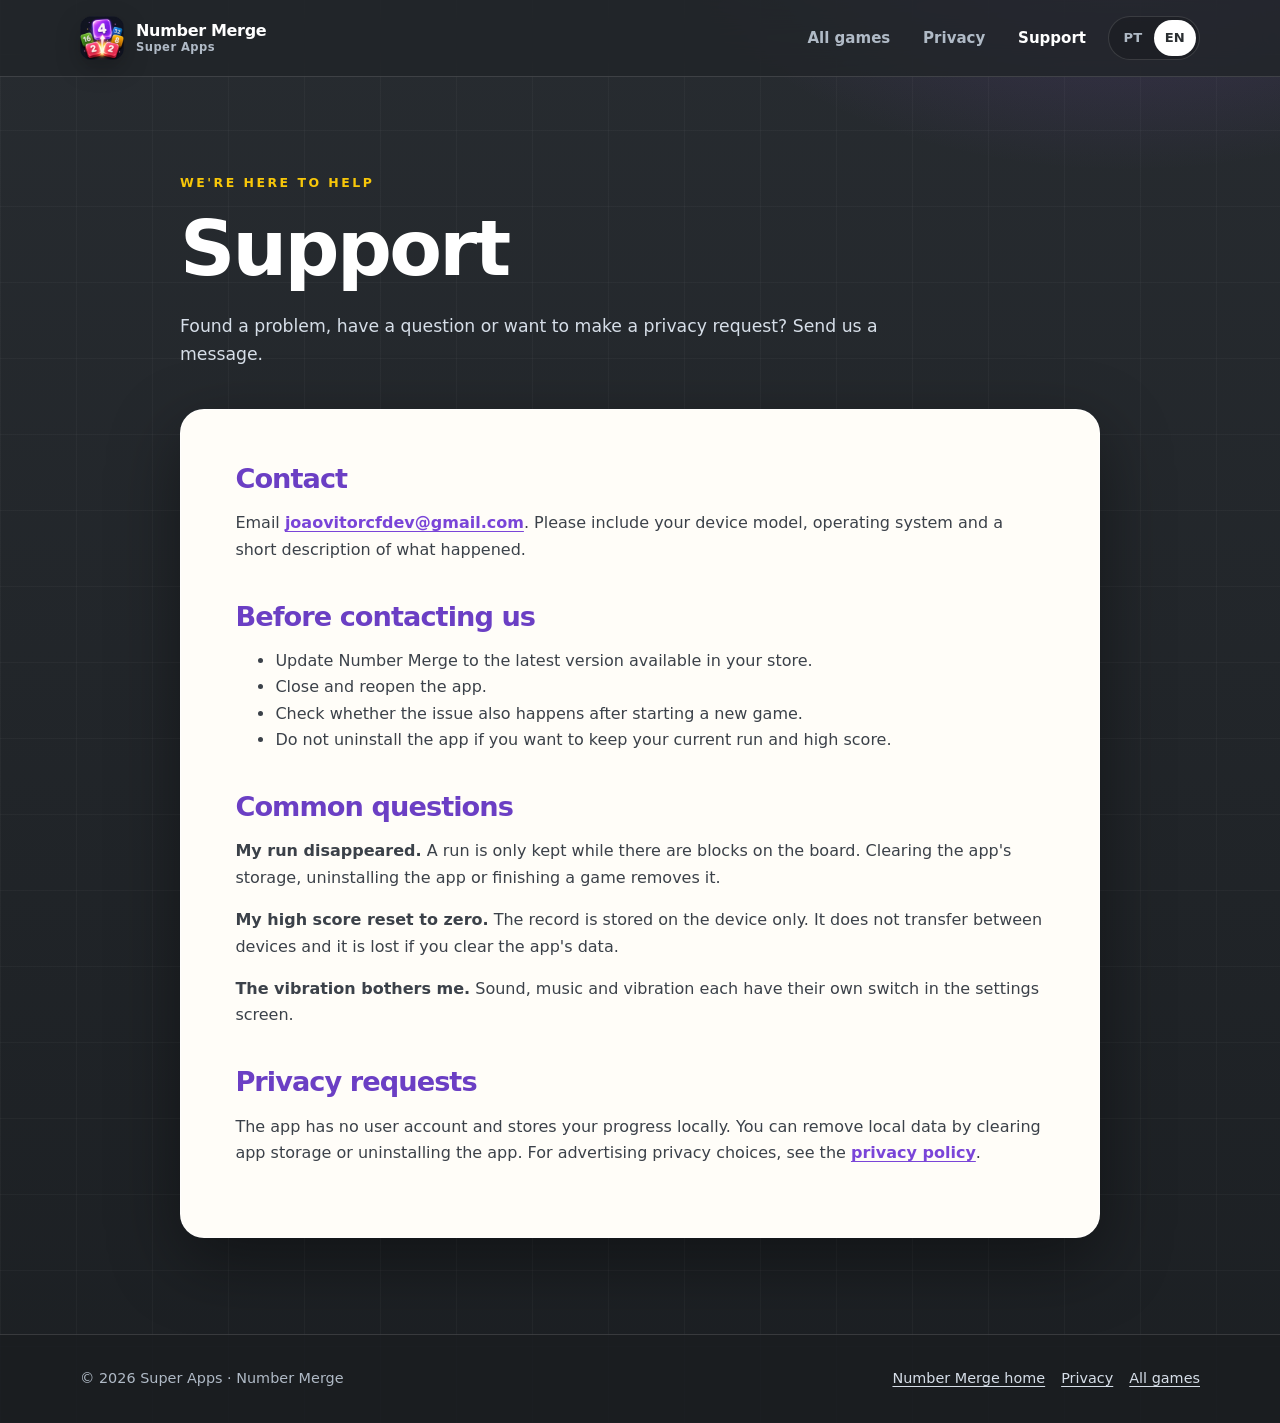
<file: number-merge/support/index.html>
<!doctype html>
<html lang="en" data-title-en="Support — Number Merge" data-title-pt="Suporte — Number Merge">
  <head>
    <meta charset="utf-8" />
    <meta name="viewport" content="width=device-width, initial-scale=1" />
    <meta name="theme-color" content="#2a2e31" />
    <meta name="description" content="Support and contact information for the Number Merge mobile game." />
    <link rel="canonical" href="https://joaovitorcf97.github.io/number-merge/support/" />
    <link rel="icon" href="../../assets/number-merge/app-icon.png" />
    <link rel="stylesheet" href="../../styles.css" />
    <title>Support — Number Merge</title>
  </head>
  <body class="theme-number-merge inner-page">
    <a class="skip-link" href="#main">Skip to content</a>
    <header class="site-header">
      <nav class="nav" aria-label="Main navigation">
        <a class="brand" href="../">
          <img src="../../assets/number-merge/app-icon.png" alt="" width="44" height="44" />
          <span class="brand-text">
            <span>Number Merge</span>
            <small>Super Apps</small>
          </span>
        </a>
        <div class="nav-actions">
          <div class="nav-links">
            <a href="../../" data-lang="en">All games</a>
            <a href="../../" data-lang="pt">Todos os jogos</a>
            <a href="../privacy/" data-lang="en">Privacy</a>
            <a href="../privacy/" data-lang="pt">Privacidade</a>
            <a href="./" aria-current="page" data-lang="en">Support</a>
            <a href="./" aria-current="page" data-lang="pt">Suporte</a>
          </div>
          <div class="language-switch" aria-label="Language">
            <button type="button" data-language-button="pt" aria-pressed="false">PT</button>
            <button type="button" data-language-button="en" aria-pressed="true">EN</button>
          </div>
        </div>
      </nav>
    </header>

    <main id="main" class="page-shell">
      <p class="eyebrow" data-lang="en">We're here to help</p>
      <p class="eyebrow" data-lang="pt">Estamos aqui para ajudar</p>
      <h1 class="page-title" data-lang="en">Support</h1>
      <h1 class="page-title" data-lang="pt">Suporte</h1>
      <p class="page-summary" data-lang="en">
        Found a problem, have a question or want to make a privacy request? Send us a message.
      </p>
      <p class="page-summary" data-lang="pt">
        Encontrou um problema, tem uma dúvida ou quer fazer uma solicitação de privacidade? Fale conosco.
      </p>

      <article class="document">
        <div data-lang="en">
          <h2>Contact</h2>
          <p>
            Email <a href="mailto:joaovitorcfdev@gmail.com?subject=Number%20Merge%20Support">joaovitorcfdev@gmail.com</a>.
            Please include your device model, operating system and a short description of what happened.
          </p>
          <h2>Before contacting us</h2>
          <ul>
            <li>Update Number Merge to the latest version available in your store.</li>
            <li>Close and reopen the app.</li>
            <li>Check whether the issue also happens after starting a new game.</li>
            <li>Do not uninstall the app if you want to keep your current run and high score.</li>
          </ul>
          <h2>Common questions</h2>
          <p>
            <strong>My run disappeared.</strong> A run is only kept while there are blocks on the board.
            Clearing the app's storage, uninstalling the app or finishing a game removes it.
          </p>
          <p>
            <strong>My high score reset to zero.</strong> The record is stored on the device only. It does
            not transfer between devices and it is lost if you clear the app's data.
          </p>
          <p>
            <strong>The vibration bothers me.</strong> Sound, music and vibration each have their own switch
            in the settings screen.
          </p>
          <h2>Privacy requests</h2>
          <p>
            The app has no user account and stores your progress locally. You can remove local data by
            clearing app storage or uninstalling the app. For advertising privacy choices, see the
            <a href="../privacy/">privacy policy</a>.
          </p>
        </div>
        <div data-lang="pt">
          <h2>Contato</h2>
          <p>
            Envie um e-mail para <a href="mailto:joaovitorcfdev@gmail.com?subject=Suporte%20Number%20Merge">joaovitorcfdev@gmail.com</a>.
            Informe o modelo do aparelho, o sistema operacional e uma breve descrição do que aconteceu.
          </p>
          <h2>Antes de entrar em contato</h2>
          <ul>
            <li>Atualize o Number Merge para a versão mais recente disponível na loja.</li>
            <li>Feche e abra novamente o aplicativo.</li>
            <li>Confira se o problema também acontece depois de iniciar uma nova partida.</li>
            <li>Não desinstale o aplicativo se quiser manter a partida atual e o recorde.</li>
          </ul>
          <h2>Dúvidas frequentes</h2>
          <p>
            <strong>Minha partida sumiu.</strong> A partida só é guardada enquanto há blocos no tabuleiro.
            Limpar os dados do aplicativo, desinstalá-lo ou terminar o jogo remove a partida salva.
          </p>
          <p>
            <strong>Meu recorde voltou para zero.</strong> O recorde fica somente no aparelho. Ele não é
            transferido entre dispositivos e é perdido se você limpar os dados do aplicativo.
          </p>
          <p>
            <strong>A vibração me incomoda.</strong> Som, música e vibração têm interruptores próprios na
            tela de ajustes.
          </p>
          <h2>Solicitações de privacidade</h2>
          <p>
            O aplicativo não possui conta de usuário e armazena o progresso localmente. Você pode remover
            os dados locais limpando o armazenamento do aplicativo ou desinstalando-o. Para escolhas de
            privacidade relacionadas a anúncios, consulte a
            <a href="../privacy/">política de privacidade</a>.
          </p>
        </div>
      </article>
    </main>

    <footer class="site-footer">
      <div class="footer-inner">
        <span>© <span data-year></span> Super Apps · Number Merge</span>
        <div class="footer-links">
          <a href="../" data-lang="en">Number Merge home</a>
          <a href="../" data-lang="pt">Início do Number Merge</a>
          <a href="../privacy/" data-lang="en">Privacy</a>
          <a href="../privacy/" data-lang="pt">Privacidade</a>
          <a href="../../" data-lang="en">All games</a>
          <a href="../../" data-lang="pt">Todos os jogos</a>
        </div>
      </div>
    </footer>
    <script src="../../site.js"></script>
  </body>
</html>
</file>
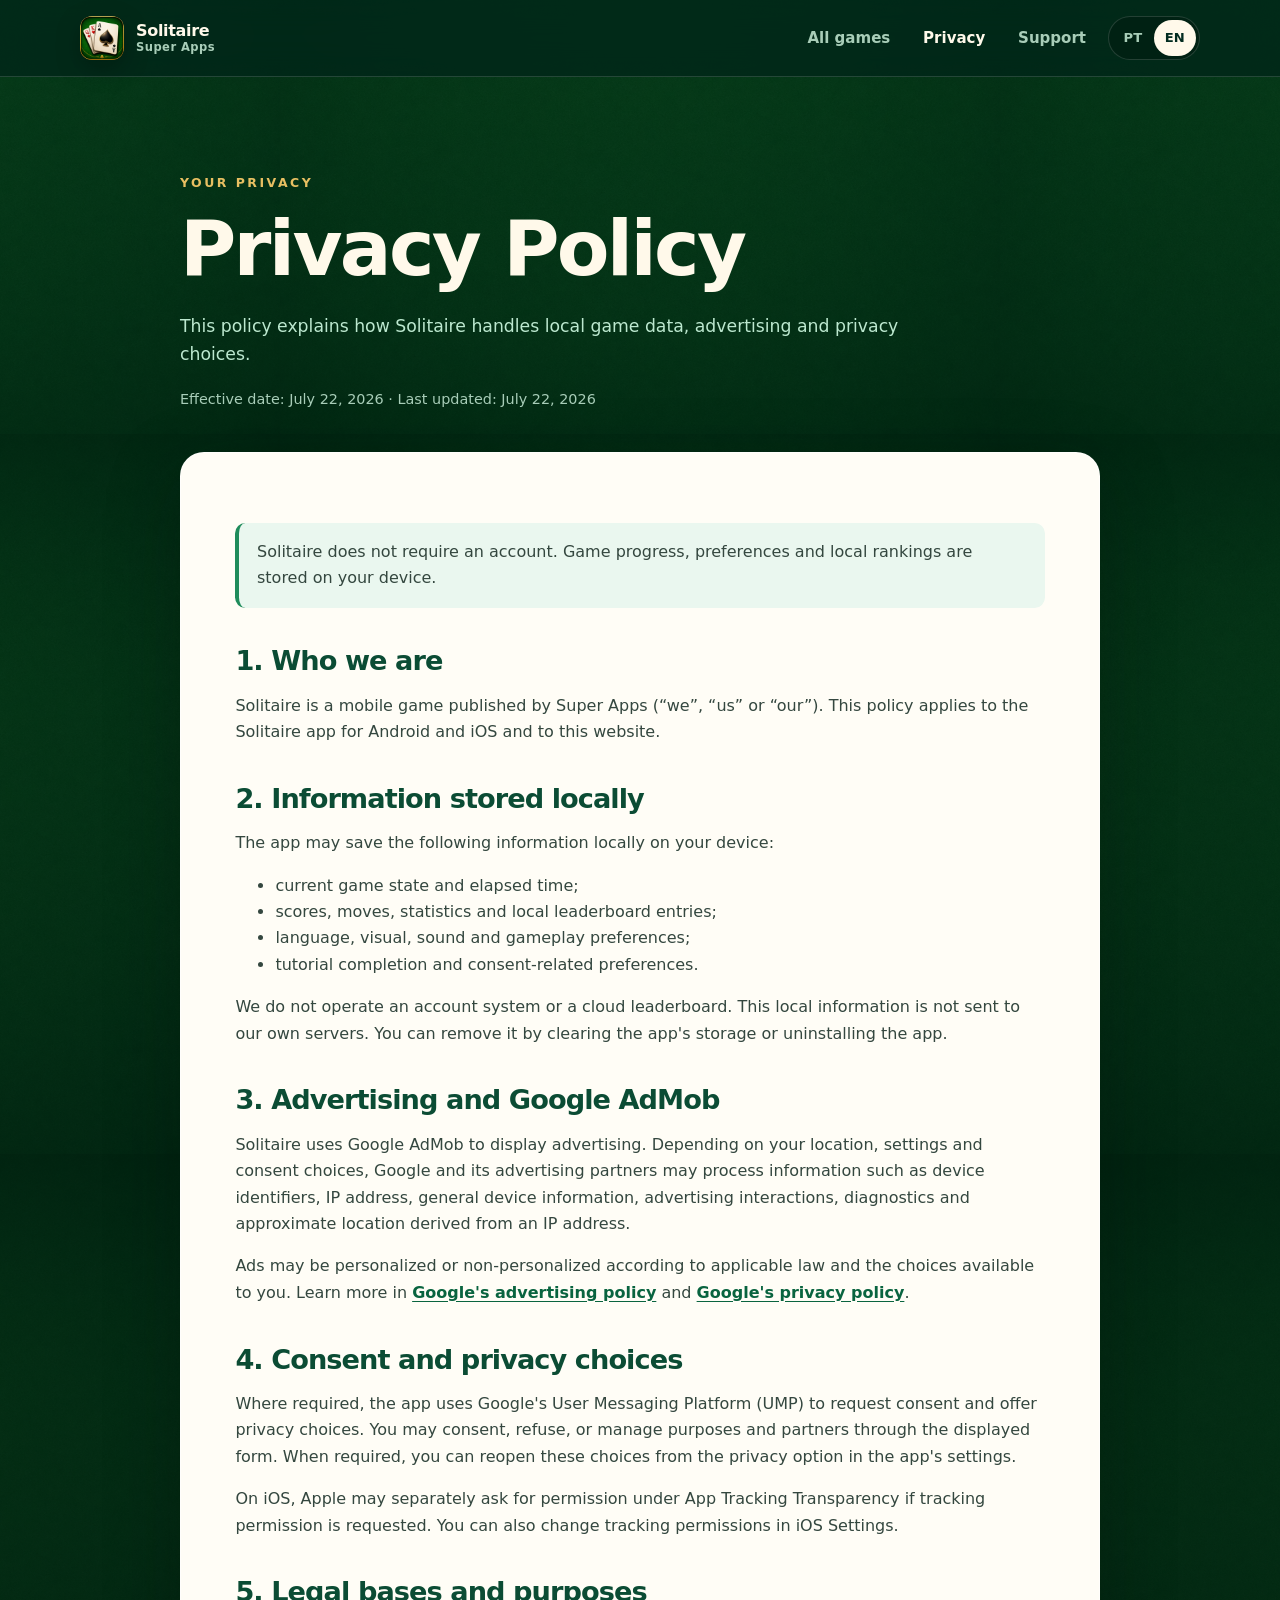
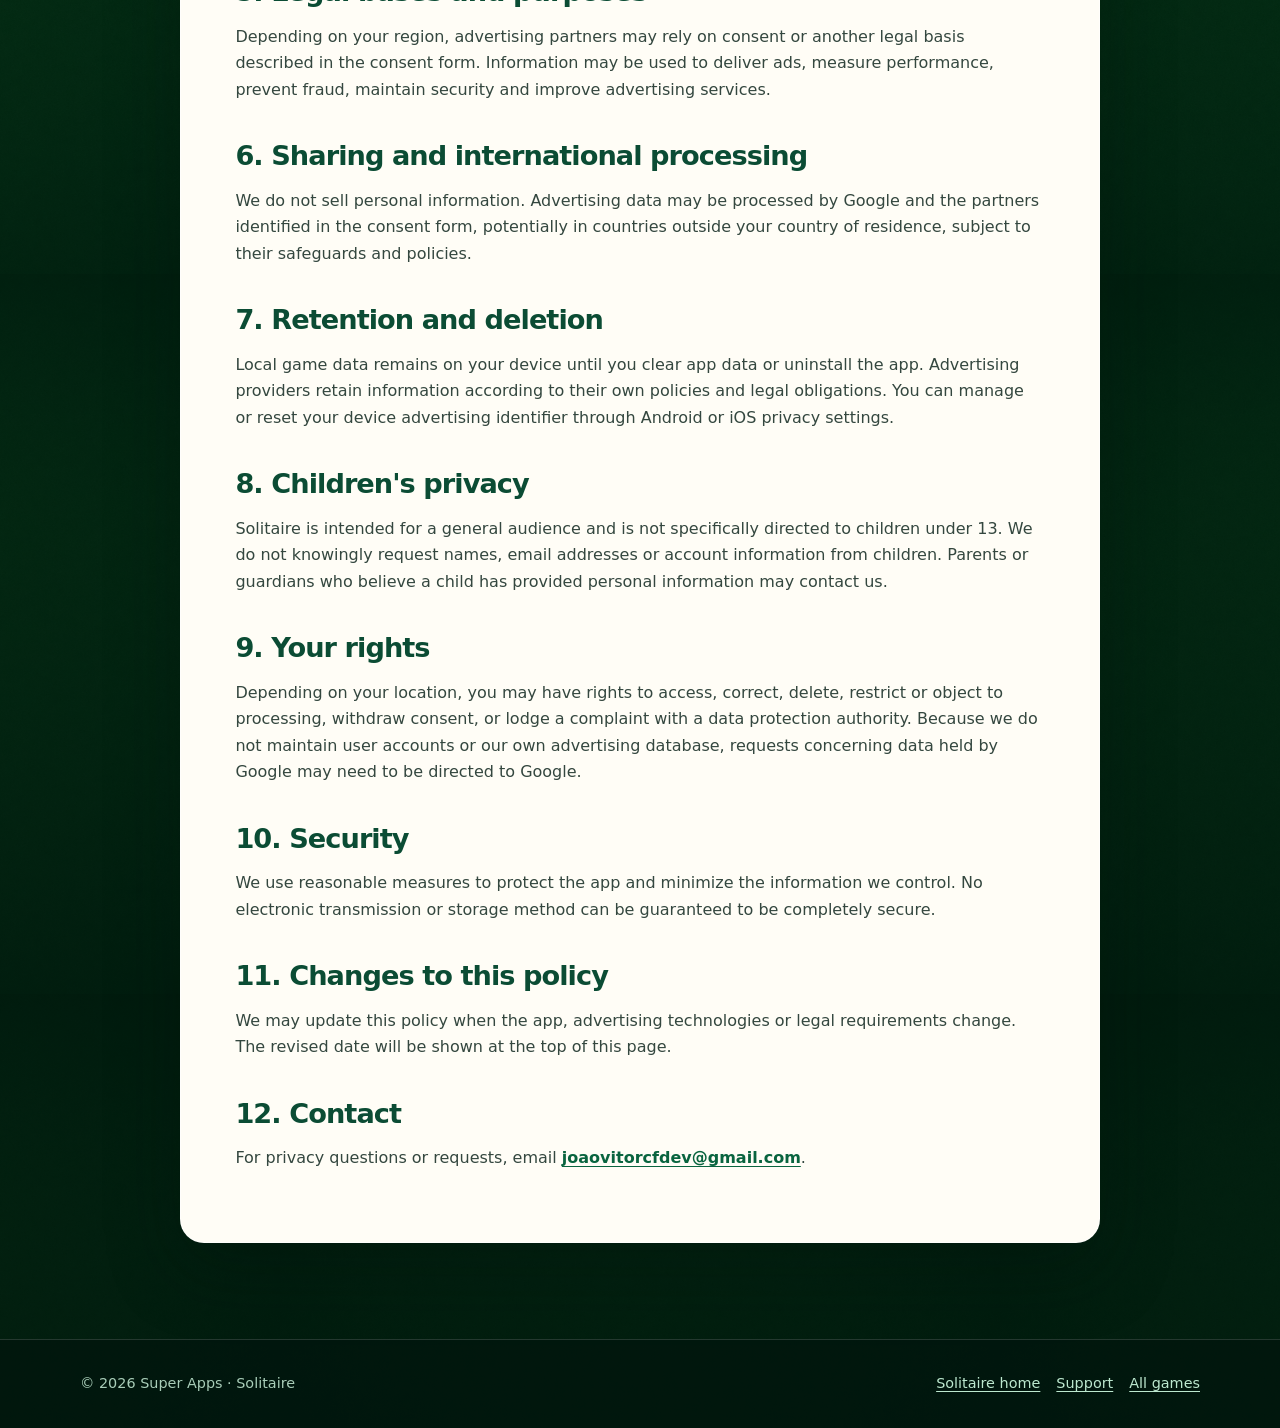
<file: solitaire/privacy/index.html>
<!doctype html>
<html lang="en" data-title-en="Privacy Policy — Solitaire" data-title-pt="Política de Privacidade — Solitaire">
  <head>
    <meta charset="utf-8" />
    <meta name="viewport" content="width=device-width, initial-scale=1" />
    <meta name="theme-color" content="#063f2b" />
    <meta name="description" content="Privacy Policy for the Solitaire mobile game by Super Apps." />
    <link rel="canonical" href="https://joaovitorcf97.github.io/solitaire/privacy/" />
    <link rel="icon" href="../../assets/solitaire/app-icon.png" />
    <link rel="stylesheet" href="../../styles.css" />
    <title>Privacy Policy — Solitaire</title>
  </head>
  <body class="theme-solitaire inner-page">
    <a class="skip-link" href="#main">Skip to content</a>
    <header class="site-header">
      <nav class="nav" aria-label="Main navigation">
        <a class="brand" href="../">
          <img src="../../assets/solitaire/app-icon.png" alt="" width="44" height="44" />
          <span class="brand-text">
            <span>Solitaire</span>
            <small>Super Apps</small>
          </span>
        </a>
        <div class="nav-actions">
          <div class="nav-links">
            <a href="../../" data-lang="en">All games</a>
            <a href="../../" data-lang="pt">Todos os jogos</a>
            <a href="./" aria-current="page" data-lang="en">Privacy</a>
            <a href="./" aria-current="page" data-lang="pt">Privacidade</a>
            <a href="../support/" data-lang="en">Support</a>
            <a href="../support/" data-lang="pt">Suporte</a>
          </div>
          <div class="language-switch" aria-label="Language">
            <button type="button" data-language-button="pt" aria-pressed="false">PT</button>
            <button type="button" data-language-button="en" aria-pressed="true">EN</button>
          </div>
        </div>
      </nav>
    </header>

    <main id="main" class="page-shell">
      <p class="eyebrow" data-lang="en">Your privacy</p>
      <p class="eyebrow" data-lang="pt">Sua privacidade</p>
      <h1 class="page-title" data-lang="en">Privacy Policy</h1>
      <h1 class="page-title" data-lang="pt">Política de Privacidade</h1>
      <p class="page-summary" data-lang="en">
        This policy explains how Solitaire handles local game data, advertising and privacy choices.
      </p>
      <p class="page-summary" data-lang="pt">
        Esta política explica como o Solitaire trata dados locais do jogo, publicidade e escolhas de privacidade.
      </p>
      <p class="updated" data-lang="en">Effective date: July 22, 2026 · Last updated: July 22, 2026</p>
      <p class="updated" data-lang="pt">Vigência: 22 de julho de 2026 · Última atualização: 22 de julho de 2026</p>

      <article class="document" data-lang="en">
        <p class="notice">
          Solitaire does not require an account. Game progress, preferences and local rankings are stored on your device.
        </p>

        <h2>1. Who we are</h2>
        <p>
          Solitaire is a mobile game published by Super Apps (“we”, “us” or “our”). This policy applies to the Solitaire app for Android and iOS and to this website.
        </p>

        <h2>2. Information stored locally</h2>
        <p>The app may save the following information locally on your device:</p>
        <ul>
          <li>current game state and elapsed time;</li>
          <li>scores, moves, statistics and local leaderboard entries;</li>
          <li>language, visual, sound and gameplay preferences;</li>
          <li>tutorial completion and consent-related preferences.</li>
        </ul>
        <p>
          We do not operate an account system or a cloud leaderboard. This local information is not sent to our own servers. You can remove it by clearing the app's storage or uninstalling the app.
        </p>

        <h2>3. Advertising and Google AdMob</h2>
        <p>
          Solitaire uses Google AdMob to display advertising. Depending on your location, settings and consent choices, Google and its advertising partners may process information such as device identifiers, IP address, general device information, advertising interactions, diagnostics and approximate location derived from an IP address.
        </p>
        <p>
          Ads may be personalized or non-personalized according to applicable law and the choices available to you. Learn more in
          <a href="https://policies.google.com/technologies/ads" rel="noopener noreferrer">Google's advertising policy</a>
          and
          <a href="https://policies.google.com/privacy" rel="noopener noreferrer">Google's privacy policy</a>.
        </p>

        <h2>4. Consent and privacy choices</h2>
        <p>
          Where required, the app uses Google's User Messaging Platform (UMP) to request consent and offer privacy choices. You may consent, refuse, or manage purposes and partners through the displayed form. When required, you can reopen these choices from the privacy option in the app's settings.
        </p>
        <p>
          On iOS, Apple may separately ask for permission under App Tracking Transparency if tracking permission is requested. You can also change tracking permissions in iOS Settings.
        </p>

        <h2>5. Legal bases and purposes</h2>
        <p>
          Depending on your region, advertising partners may rely on consent or another legal basis described in the consent form. Information may be used to deliver ads, measure performance, prevent fraud, maintain security and improve advertising services.
        </p>

        <h2>6. Sharing and international processing</h2>
        <p>
          We do not sell personal information. Advertising data may be processed by Google and the partners identified in the consent form, potentially in countries outside your country of residence, subject to their safeguards and policies.
        </p>

        <h2>7. Retention and deletion</h2>
        <p>
          Local game data remains on your device until you clear app data or uninstall the app. Advertising providers retain information according to their own policies and legal obligations. You can manage or reset your device advertising identifier through Android or iOS privacy settings.
        </p>

        <h2>8. Children's privacy</h2>
        <p>
          Solitaire is intended for a general audience and is not specifically directed to children under 13. We do not knowingly request names, email addresses or account information from children. Parents or guardians who believe a child has provided personal information may contact us.
        </p>

        <h2>9. Your rights</h2>
        <p>
          Depending on your location, you may have rights to access, correct, delete, restrict or object to processing, withdraw consent, or lodge a complaint with a data protection authority. Because we do not maintain user accounts or our own advertising database, requests concerning data held by Google may need to be directed to Google.
        </p>

        <h2>10. Security</h2>
        <p>
          We use reasonable measures to protect the app and minimize the information we control. No electronic transmission or storage method can be guaranteed to be completely secure.
        </p>

        <h2>11. Changes to this policy</h2>
        <p>
          We may update this policy when the app, advertising technologies or legal requirements change. The revised date will be shown at the top of this page.
        </p>

        <h2>12. Contact</h2>
        <p>
          For privacy questions or requests, email
          <a href="mailto:joaovitorcfdev@gmail.com">joaovitorcfdev@gmail.com</a>.
        </p>
      </article>

      <article class="document" data-lang="pt">
        <p class="notice">
          O Solitaire não exige conta. O progresso da partida, as preferências e o ranking local ficam armazenados no seu dispositivo.
        </p>

        <h2>1. Quem somos</h2>
        <p>
          Solitaire é um jogo mobile publicado pela Super Apps (“nós”, “nosso” ou “nossa”). Esta política se aplica ao aplicativo Solitaire para Android e iOS e a este site.
        </p>

        <h2>2. Informações armazenadas localmente</h2>
        <p>O aplicativo pode salvar localmente no seu dispositivo:</p>
        <ul>
          <li>estado atual da partida e tempo decorrido;</li>
          <li>pontuação, movimentos, estatísticas e posições do ranking local;</li>
          <li>idioma e preferências visuais, de som e de jogabilidade;</li>
          <li>conclusão do tutorial e preferências relacionadas ao consentimento.</li>
        </ul>
        <p>
          Não operamos sistema de contas nem ranking na nuvem. Essas informações locais não são enviadas aos nossos próprios servidores. Você pode removê-las limpando os dados do aplicativo ou desinstalando-o.
        </p>

        <h2>3. Publicidade e Google AdMob</h2>
        <p>
          O Solitaire utiliza o Google AdMob para exibir publicidade. Dependendo da sua localização, configurações e escolhas de consentimento, o Google e seus parceiros de publicidade podem processar informações como identificadores do dispositivo, endereço IP, informações gerais do aparelho, interações com anúncios, diagnósticos e localização aproximada derivada do endereço IP.
        </p>
        <p>
          Os anúncios podem ser personalizados ou não personalizados conforme a legislação aplicável e as escolhas disponíveis para você. Saiba mais na
          <a href="https://policies.google.com/technologies/ads?hl=pt-BR" rel="noopener noreferrer">política de publicidade do Google</a>
          e na
          <a href="https://policies.google.com/privacy?hl=pt-BR" rel="noopener noreferrer">Política de Privacidade do Google</a>.
        </p>

        <h2>4. Consentimento e escolhas de privacidade</h2>
        <p>
          Quando exigido, o aplicativo utiliza a User Messaging Platform (UMP) do Google para solicitar consentimento e oferecer escolhas de privacidade. Você poderá consentir, recusar ou gerenciar finalidades e parceiros pelo formulário apresentado. Quando necessário, essas escolhas poderão ser reabertas pela opção de privacidade nas configurações do aplicativo.
        </p>
        <p>
          No iOS, a Apple poderá solicitar separadamente uma permissão pelo App Tracking Transparency caso seja solicitado rastreamento. Você também pode alterar as permissões de rastreamento nos Ajustes do iOS.
        </p>

        <h2>5. Bases legais e finalidades</h2>
        <p>
          Dependendo da sua região, os parceiros de publicidade podem se basear no consentimento ou em outra base legal descrita no formulário. As informações podem ser utilizadas para apresentar anúncios, medir desempenho, prevenir fraudes, manter a segurança e aprimorar serviços de publicidade.
        </p>

        <h2>6. Compartilhamento e processamento internacional</h2>
        <p>
          Não vendemos informações pessoais. Dados de publicidade podem ser processados pelo Google e pelos parceiros identificados no formulário de consentimento, inclusive em países diferentes do seu, de acordo com as respectivas salvaguardas e políticas.
        </p>

        <h2>7. Retenção e exclusão</h2>
        <p>
          Os dados locais permanecem no dispositivo até você limpar os dados do aplicativo ou desinstalá-lo. Os provedores de publicidade mantêm informações conforme suas próprias políticas e obrigações legais. Você pode gerenciar ou redefinir o identificador de publicidade nas configurações de privacidade do Android ou iOS.
        </p>

        <h2>8. Privacidade de crianças</h2>
        <p>
          O Solitaire é destinado ao público geral e não é direcionado especificamente a crianças menores de 13 anos. Não solicitamos intencionalmente nome, e-mail ou informações de conta de crianças. Pais ou responsáveis que acreditem que uma criança forneceu informações pessoais podem entrar em contato conosco.
        </p>

        <h2>9. Seus direitos</h2>
        <p>
          Dependendo da sua localização, você pode ter direitos de acesso, correção, exclusão, restrição, oposição, retirada de consentimento ou reclamação perante uma autoridade de proteção de dados. Como não mantemos contas de usuário nem banco próprio de dados publicitários, solicitações sobre dados mantidos pelo Google poderão precisar ser direcionadas ao Google.
        </p>

        <h2>10. Segurança</h2>
        <p>
          Utilizamos medidas razoáveis para proteger o aplicativo e reduzir as informações sob nosso controle. Nenhum método de transmissão ou armazenamento eletrônico pode ser garantido como totalmente seguro.
        </p>

        <h2>11. Alterações nesta política</h2>
        <p>
          Podemos atualizar esta política quando o aplicativo, as tecnologias de publicidade ou os requisitos legais mudarem. A nova data será indicada no topo desta página.
        </p>

        <h2>12. Contato</h2>
        <p>
          Para dúvidas ou solicitações sobre privacidade, envie um e-mail para
          <a href="mailto:joaovitorcfdev@gmail.com">joaovitorcfdev@gmail.com</a>.
        </p>
      </article>
    </main>

    <footer class="site-footer">
      <div class="footer-inner">
        <span>© <span data-year></span> Super Apps · Solitaire</span>
        <div class="footer-links">
          <a href="../" data-lang="en">Solitaire home</a>
          <a href="../" data-lang="pt">Início do Solitaire</a>
          <a href="../support/" data-lang="en">Support</a>
          <a href="../support/" data-lang="pt">Suporte</a>
          <a href="../../" data-lang="en">All games</a>
          <a href="../../" data-lang="pt">Todos os jogos</a>
        </div>
      </div>
    </footer>
    <script src="../../site.js"></script>
  </body>
</html>
</file>
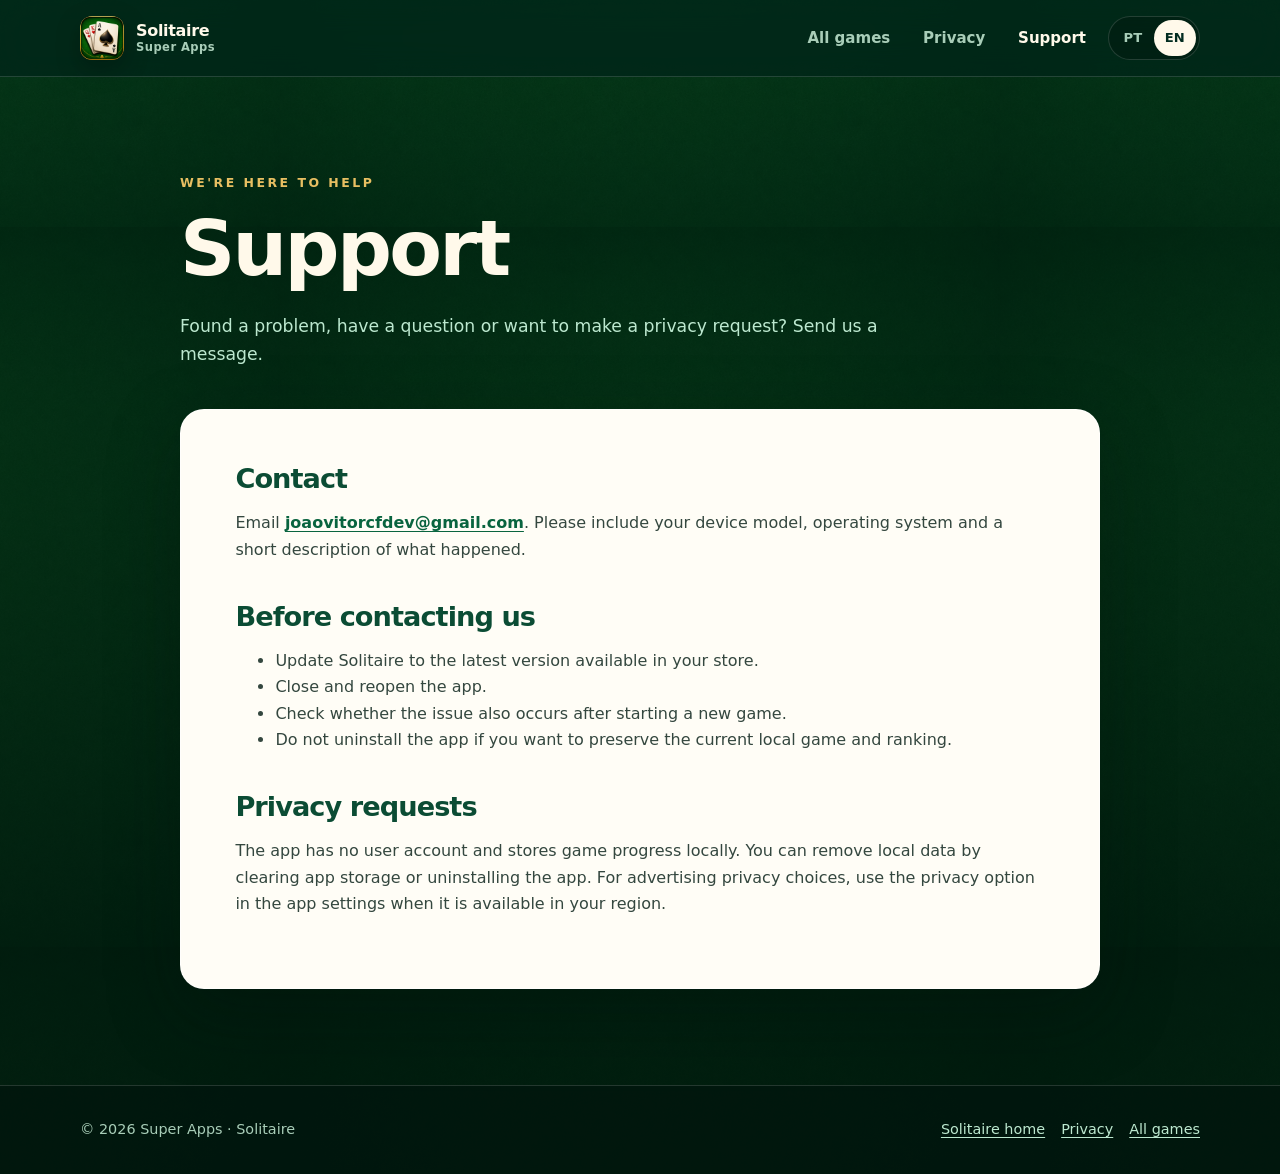
<file: solitaire/support/index.html>
<!doctype html>
<html lang="en" data-title-en="Support — Solitaire" data-title-pt="Suporte — Solitaire">
  <head>
    <meta charset="utf-8" />
    <meta name="viewport" content="width=device-width, initial-scale=1" />
    <meta name="theme-color" content="#063f2b" />
    <meta name="description" content="Support and contact information for the Solitaire mobile game." />
    <link rel="canonical" href="https://joaovitorcf97.github.io/solitaire/support/" />
    <link rel="icon" href="../../assets/solitaire/app-icon.png" />
    <link rel="stylesheet" href="../../styles.css" />
    <title>Support — Solitaire</title>
  </head>
  <body class="theme-solitaire inner-page">
    <a class="skip-link" href="#main">Skip to content</a>
    <header class="site-header">
      <nav class="nav" aria-label="Main navigation">
        <a class="brand" href="../">
          <img src="../../assets/solitaire/app-icon.png" alt="" width="44" height="44" />
          <span class="brand-text">
            <span>Solitaire</span>
            <small>Super Apps</small>
          </span>
        </a>
        <div class="nav-actions">
          <div class="nav-links">
            <a href="../../" data-lang="en">All games</a>
            <a href="../../" data-lang="pt">Todos os jogos</a>
            <a href="../privacy/" data-lang="en">Privacy</a>
            <a href="../privacy/" data-lang="pt">Privacidade</a>
            <a href="./" aria-current="page" data-lang="en">Support</a>
            <a href="./" aria-current="page" data-lang="pt">Suporte</a>
          </div>
          <div class="language-switch" aria-label="Language">
            <button type="button" data-language-button="pt" aria-pressed="false">PT</button>
            <button type="button" data-language-button="en" aria-pressed="true">EN</button>
          </div>
        </div>
      </nav>
    </header>

    <main id="main" class="page-shell">
      <p class="eyebrow" data-lang="en">We're here to help</p>
      <p class="eyebrow" data-lang="pt">Estamos aqui para ajudar</p>
      <h1 class="page-title" data-lang="en">Support</h1>
      <h1 class="page-title" data-lang="pt">Suporte</h1>
      <p class="page-summary" data-lang="en">
        Found a problem, have a question or want to make a privacy request? Send us a message.
      </p>
      <p class="page-summary" data-lang="pt">
        Encontrou um problema, tem uma dúvida ou quer fazer uma solicitação de privacidade? Fale conosco.
      </p>

      <article class="document">
        <div data-lang="en">
          <h2>Contact</h2>
          <p>
            Email <a href="mailto:joaovitorcfdev@gmail.com?subject=Solitaire%20Support">joaovitorcfdev@gmail.com</a>.
            Please include your device model, operating system and a short description of what happened.
          </p>
          <h2>Before contacting us</h2>
          <ul>
            <li>Update Solitaire to the latest version available in your store.</li>
            <li>Close and reopen the app.</li>
            <li>Check whether the issue also occurs after starting a new game.</li>
            <li>Do not uninstall the app if you want to preserve the current local game and ranking.</li>
          </ul>
          <h2>Privacy requests</h2>
          <p>
            The app has no user account and stores game progress locally. You can remove local data by clearing app storage or uninstalling the app. For advertising privacy choices, use the privacy option in the app settings when it is available in your region.
          </p>
        </div>
        <div data-lang="pt">
          <h2>Contato</h2>
          <p>
            Envie um e-mail para <a href="mailto:joaovitorcfdev@gmail.com?subject=Suporte%20Solitaire">joaovitorcfdev@gmail.com</a>.
            Informe o modelo do aparelho, o sistema operacional e uma breve descrição do que aconteceu.
          </p>
          <h2>Antes de entrar em contato</h2>
          <ul>
            <li>Atualize o Solitaire para a versão mais recente disponível na loja.</li>
            <li>Feche e abra novamente o aplicativo.</li>
            <li>Confira se o problema também acontece depois de iniciar uma nova partida.</li>
            <li>Não desinstale o aplicativo se quiser preservar a partida e o ranking local atuais.</li>
          </ul>
          <h2>Solicitações de privacidade</h2>
          <p>
            O aplicativo não possui conta de usuário e armazena o progresso localmente. Você pode remover os dados locais limpando o armazenamento do aplicativo ou desinstalando-o. Para escolhas de privacidade relacionadas a anúncios, use a opção de privacidade nas configurações do jogo quando ela estiver disponível na sua região.
          </p>
        </div>
      </article>
    </main>

    <footer class="site-footer">
      <div class="footer-inner">
        <span>© <span data-year></span> Super Apps · Solitaire</span>
        <div class="footer-links">
          <a href="../" data-lang="en">Solitaire home</a>
          <a href="../" data-lang="pt">Início do Solitaire</a>
          <a href="../privacy/" data-lang="en">Privacy</a>
          <a href="../privacy/" data-lang="pt">Privacidade</a>
          <a href="../../" data-lang="en">All games</a>
          <a href="../../" data-lang="pt">Todos os jogos</a>
        </div>
      </div>
    </footer>
    <script src="../../site.js"></script>
  </body>
</html>
</file>
<file: styles.css>
/* ---------------------------------------------------------------------------
   Super Apps — shared stylesheet
   One base layer, plus a theme class per property applied to <body>:
   .theme-hub · .theme-solitaire · .theme-number-merge
   --------------------------------------------------------------------------- */

:root {
  color-scheme: dark;

  /* Neutral fallbacks; every theme below overrides the ones it cares about. */
  --bg-base: #12161c;
  --bg-layers: linear-gradient(180deg, rgba(255, 255, 255, 0.03), rgba(0, 0, 0, 0.28));
  --accent: #e8bf62;
  --text: #f6f8fb;
  --text-soft: #a9b6c4;
  --text-warm: #cbd6e2;
  --on-accent: #10141a;
  --line: rgba(255, 255, 255, 0.14);
  --surface: rgba(255, 255, 255, 0.05);
  --header-bg: rgba(10, 14, 20, 0.72);
  --footer-bg: rgba(8, 11, 16, 0.72);
  --shadow: 0 24px 70px rgba(0, 10, 20, 0.34);

  /* Document (the white paper sheet used by policy/support pages) */
  --doc-bg: #fffdf6;
  --doc-text: #34473f;
  --doc-heading: #0b4c34;
  --doc-link: #09643f;
  --notice-bg: #eaf7ef;
  --notice-border: #1f8c5b;

  --radius-lg: 1.5rem;
  --wrap: 1120px;
}

/* --- Themes -------------------------------------------------------------- */

body.theme-hub {
  --bg-base: #131a24;
  --bg-layers:
    radial-gradient(1100px 620px at 12% -10%, rgba(124, 92, 238, 0.3), transparent 62%),
    radial-gradient(900px 560px at 92% 6%, rgba(19, 178, 140, 0.24), transparent 60%),
    linear-gradient(180deg, rgba(11, 16, 23, 0.28), rgba(8, 12, 18, 0.72));
  --accent: #f2b950;
  --text: #f7f9fc;
  --text-soft: #a4b3c4;
  --text-warm: #c9d6e4;
  --on-accent: #131a24;
  --header-bg: rgba(14, 20, 29, 0.76);
  --footer-bg: rgba(10, 15, 22, 0.78);
  --surface: rgba(255, 255, 255, 0.055);
}

body.theme-solitaire {
  --bg-base: #053d2a;
  /* Paths here resolve against styles.css at the site root, not the page. */
  --bg-layers:
    linear-gradient(180deg, rgba(0, 39, 27, 0.26), rgba(0, 20, 13, 0.56)),
    url("assets/solitaire/felt-emerald-classic.png") center / 720px repeat;
  --accent: #e8bf62;
  --text: #fff9ea;
  --text-soft: #a8cdb8;
  --text-warm: #bce8cf;
  --on-accent: #022c20;
  --line: rgba(255, 255, 255, 0.14);
  --surface: rgba(1, 34, 24, 0.76);
  --header-bg: rgba(0, 36, 25, 0.72);
  --footer-bg: rgba(0, 20, 14, 0.7);
  --shadow: 0 24px 70px rgba(0, 20, 13, 0.34);
  --doc-heading: #0b4c34;
  --doc-link: #09643f;
  --notice-bg: #eaf7ef;
  --notice-border: #1f8c5b;
}

body.theme-solitaire.inner-page {
  --bg-layers:
    linear-gradient(180deg, rgba(0, 30, 21, 0.76), rgba(0, 20, 13, 0.92)),
    url("assets/solitaire/felt-emerald-classic.png") center / 720px repeat;
}

body.theme-number-merge {
  --bg-base: #394048;
  --bg-layers:
    radial-gradient(880px 520px at 84% -6%, rgba(156, 92, 238, 0.34), transparent 62%),
    radial-gradient(760px 480px at 6% 4%, rgba(242, 160, 42, 0.2), transparent 58%),
    repeating-linear-gradient(90deg, rgba(255, 255, 255, 0.035) 0 1px, transparent 1px 76px),
    repeating-linear-gradient(0deg, rgba(255, 255, 255, 0.035) 0 1px, transparent 1px 76px),
    linear-gradient(180deg, rgba(42, 46, 49, 0.18), rgba(28, 31, 34, 0.66));
  --accent: #f8c709;
  --text: #ffffff;
  --text-soft: #b0bac6;
  --text-warm: #d6dee8;
  --on-accent: #2a2e31;
  --line: rgba(255, 255, 255, 0.13);
  --surface: rgba(28, 31, 34, 0.72);
  --header-bg: rgba(33, 37, 41, 0.8);
  --footer-bg: rgba(26, 29, 32, 0.82);
  --shadow: 0 24px 70px rgba(0, 0, 0, 0.4);
  --doc-bg: #fffdf8;
  --doc-text: #3b4149;
  --doc-heading: #6b3fc4;
  --doc-link: #7a45d8;
  --notice-bg: #f3edff;
  --notice-border: #9c5cee;
}

body.theme-number-merge.inner-page {
  --bg-layers:
    radial-gradient(760px 460px at 88% -8%, rgba(156, 92, 238, 0.24), transparent 62%),
    repeating-linear-gradient(90deg, rgba(255, 255, 255, 0.03) 0 1px, transparent 1px 76px),
    repeating-linear-gradient(0deg, rgba(255, 255, 255, 0.03) 0 1px, transparent 1px 76px),
    linear-gradient(180deg, rgba(30, 33, 36, 0.66), rgba(23, 26, 29, 0.86));
}

body.theme-hub.inner-page {
  --bg-layers:
    radial-gradient(900px 520px at 90% -8%, rgba(124, 92, 238, 0.22), transparent 62%),
    linear-gradient(180deg, rgba(11, 16, 23, 0.62), rgba(8, 12, 18, 0.88));
}

/* --- Base ---------------------------------------------------------------- */

* {
  box-sizing: border-box;
}

html {
  scroll-behavior: smooth;
}

body {
  min-height: 100vh;
  margin: 0;
  color: var(--text);
  font-family: Inter, ui-sans-serif, system-ui, -apple-system, BlinkMacSystemFont, "Segoe UI", sans-serif;
  line-height: 1.65;
  background: var(--bg-layers), var(--bg-base);
}

a {
  color: var(--text-warm);
  text-underline-offset: 0.18em;
}

a:hover {
  color: #fff;
}

button,
a {
  -webkit-tap-highlight-color: transparent;
}

img {
  max-width: 100%;
}

.skip-link {
  position: absolute;
  left: 1rem;
  top: -5rem;
  z-index: 20;
  padding: 0.75rem 1rem;
  color: var(--on-accent);
  background: var(--text);
  border-radius: 0.75rem;
}

.skip-link:focus {
  top: 1rem;
}

:focus-visible {
  outline: 2px solid var(--accent);
  outline-offset: 3px;
}

/* --- Header / navigation -------------------------------------------------- */

.site-header {
  position: relative;
  z-index: 5;
  border-bottom: 1px solid var(--line);
  background: var(--header-bg);
  backdrop-filter: blur(18px);
}

.nav {
  width: min(var(--wrap), calc(100% - 2rem));
  min-height: 76px;
  margin: 0 auto;
  display: flex;
  align-items: center;
  justify-content: space-between;
  gap: 1.5rem;
}

.brand {
  display: inline-flex;
  align-items: center;
  gap: 0.75rem;
  color: var(--text);
  text-decoration: none;
  font-weight: 800;
  letter-spacing: -0.02em;
}

.brand img {
  width: 44px;
  height: 44px;
  border-radius: 12px;
  box-shadow: 0 8px 24px rgba(0, 0, 0, 0.25);
}

.brand-mark {
  display: inline-grid;
  place-items: center;
  width: 44px;
  height: 44px;
  border-radius: 13px;
  color: var(--on-accent);
  background: var(--accent);
  font-size: 1.1rem;
  font-weight: 900;
  letter-spacing: -0.04em;
}

.brand-text {
  display: flex;
  flex-direction: column;
  line-height: 1.15;
}

.brand-text small {
  color: var(--text-soft);
  font-size: 0.72rem;
  font-weight: 700;
  letter-spacing: 0.04em;
}

.nav-actions,
.nav-links {
  display: flex;
  align-items: center;
  gap: 0.65rem;
}

.nav-links a {
  padding: 0.5rem 0.7rem;
  color: var(--text-soft);
  text-decoration: none;
  font-size: 0.94rem;
  font-weight: 700;
}

.nav-links a:hover,
.nav-links a[aria-current="page"] {
  color: var(--text);
}

.language-switch {
  display: inline-flex;
  padding: 0.2rem;
  border: 1px solid var(--line);
  border-radius: 999px;
  background: rgba(0, 0, 0, 0.18);
}

.language-switch button {
  min-width: 42px;
  padding: 0.42rem 0.65rem;
  border: 0;
  border-radius: 999px;
  color: var(--text-soft);
  background: transparent;
  cursor: pointer;
  font: inherit;
  font-size: 0.82rem;
  font-weight: 800;
}

.language-switch button[aria-pressed="true"] {
  color: var(--on-accent);
  background: var(--text);
}

/* --- Hero ---------------------------------------------------------------- */

.hero {
  width: min(var(--wrap), calc(100% - 2rem));
  margin: 0 auto;
  padding: clamp(3.5rem, 8vw, 7rem) 0 clamp(3rem, 7vw, 5.5rem);
  display: grid;
  grid-template-columns: minmax(0, 1.08fr) minmax(280px, 0.92fr);
  align-items: center;
  gap: clamp(2.5rem, 7vw, 6rem);
}

.hero.hero-solo {
  grid-template-columns: minmax(0, 1fr);
  text-align: center;
  justify-items: center;
}

.eyebrow {
  margin: 0 0 0.75rem;
  color: var(--accent);
  font-size: 0.78rem;
  font-weight: 900;
  letter-spacing: 0.2em;
  text-transform: uppercase;
}

h1,
h2,
h3 {
  line-height: 1.12;
  letter-spacing: -0.035em;
}

h1 {
  max-width: 780px;
  margin: 0;
  font-size: clamp(2.6rem, 7vw, 5.6rem);
}

.hero-copy {
  max-width: 640px;
  margin: 1.4rem 0 0;
  color: var(--text-warm);
  font-size: clamp(1.05rem, 2vw, 1.24rem);
}

.hero-actions {
  margin-top: 2rem;
  display: flex;
  flex-wrap: wrap;
  gap: 0.85rem;
}

.hero.hero-solo .hero-actions {
  justify-content: center;
}

.button {
  display: inline-flex;
  min-height: 50px;
  align-items: center;
  justify-content: center;
  padding: 0.75rem 1.2rem;
  border: 1px solid var(--line);
  border-radius: 999px;
  color: var(--text);
  background: rgba(0, 0, 0, 0.22);
  text-decoration: none;
  font-weight: 800;
}

.button:hover {
  color: var(--text);
  border-color: rgba(255, 255, 255, 0.34);
}

.button.primary {
  color: var(--on-accent);
  background: var(--text);
  border-color: var(--text);
}

.button.primary:hover {
  color: var(--on-accent);
}

.app-art {
  position: relative;
  justify-self: center;
}

.app-art::before {
  content: "";
  position: absolute;
  inset: 12% -12% -8%;
  border-radius: 50%;
  background: rgba(208, 255, 222, 0.14);
  filter: blur(50px);
}

body.theme-number-merge .app-art::before {
  background: rgba(156, 92, 238, 0.28);
}

body.theme-hub .app-art::before {
  background: rgba(124, 92, 238, 0.22);
}

.app-art img {
  position: relative;
  width: min(410px, 82vw);
  border-radius: 24%;
  box-shadow: 0 36px 90px rgba(0, 10, 6, 0.52);
}

/* --- Sections ------------------------------------------------------------ */

.section {
  padding: clamp(3.5rem, 8vw, 6rem) 0;
  border-top: 1px solid var(--line);
  background: rgba(0, 0, 0, 0.22);
}

.section-inner {
  width: min(var(--wrap), calc(100% - 2rem));
  margin: 0 auto;
}

.section h2 {
  margin: 0;
  font-size: clamp(1.9rem, 5vw, 3.4rem);
}

.section-intro {
  max-width: 700px;
  margin: 1rem 0 0;
  color: var(--text-soft);
}

.feature-grid {
  margin-top: 2.2rem;
  display: grid;
  grid-template-columns: repeat(3, minmax(0, 1fr));
  gap: 1rem;
}

.feature-card,
.link-card,
.game-card {
  padding: clamp(1.25rem, 3vw, 2rem);
  border: 1px solid var(--line);
  border-radius: var(--radius-lg);
  background: var(--surface);
  box-shadow: var(--shadow);
}

.feature-card h3,
.link-card h3 {
  margin: 0;
  font-size: 1.25rem;
}

.feature-card p,
.link-card p {
  margin: 0.7rem 0 0;
  color: var(--text-soft);
}

.link-grid {
  display: grid;
  grid-template-columns: repeat(2, minmax(0, 1fr));
  gap: 1rem;
}

.link-card {
  color: var(--text);
  text-decoration: none;
  transition: transform 160ms ease, border-color 160ms ease;
}

.link-card:hover {
  color: var(--text);
  border-color: rgba(255, 255, 255, 0.32);
  transform: translateY(-3px);
}

/* --- Game cards (hub) ---------------------------------------------------- */

.game-grid {
  margin-top: 2.4rem;
  display: grid;
  grid-template-columns: repeat(2, minmax(0, 1fr));
  gap: 1.25rem;
}

.game-card {
  --card-accent: var(--accent);
  position: relative;
  display: flex;
  flex-direction: column;
  gap: 1.1rem;
  overflow: hidden;
  transition: transform 160ms ease, border-color 160ms ease;
}

.game-card::before {
  content: "";
  position: absolute;
  inset: -40% 40% 55% -30%;
  background: var(--card-accent);
  opacity: 0.18;
  filter: blur(60px);
  pointer-events: none;
}

.game-card:hover {
  border-color: rgba(255, 255, 255, 0.3);
  transform: translateY(-3px);
}

.game-card[data-accent="solitaire"] {
  --card-accent: #0b633c;
}

.game-card[data-accent="number-merge"] {
  --card-accent: #9c5cee;
}

.game-card-head {
  position: relative;
  display: flex;
  align-items: center;
  gap: 1rem;
}

.game-card-head img {
  width: 76px;
  height: 76px;
  border-radius: 22%;
  box-shadow: 0 14px 34px rgba(0, 0, 0, 0.36);
}

.game-card h3 {
  margin: 0;
  font-size: 1.5rem;
}

.game-card-head p {
  margin: 0.2rem 0 0;
  color: var(--text-soft);
  font-size: 0.95rem;
}

.game-card > p {
  position: relative;
  margin: 0;
  color: var(--text-warm);
}

.game-card-links {
  position: relative;
  margin-top: auto;
  display: flex;
  flex-wrap: wrap;
  gap: 0.5rem;
}

.pill {
  display: inline-flex;
  align-items: center;
  min-height: 40px;
  padding: 0.4rem 0.95rem;
  border: 1px solid var(--line);
  border-radius: 999px;
  color: var(--text);
  background: rgba(0, 0, 0, 0.24);
  text-decoration: none;
  font-size: 0.9rem;
  font-weight: 700;
}

.pill:hover {
  color: var(--text);
  border-color: rgba(255, 255, 255, 0.34);
}

.pill.solid {
  color: var(--on-accent);
  background: var(--text);
  border-color: var(--text);
}

.pill.solid:hover {
  color: var(--on-accent);
}

/* --- Document pages ------------------------------------------------------ */

.page-shell {
  width: min(920px, calc(100% - 2rem));
  margin: 0 auto;
  padding: clamp(3rem, 8vw, 6rem) 0;
}

.page-title {
  margin: 0;
  font-size: clamp(2.4rem, 7vw, 4.8rem);
}

.page-summary {
  max-width: 760px;
  margin: 1.25rem 0 0;
  color: var(--text-warm);
  font-size: 1.08rem;
}

.document {
  margin-top: 2.5rem;
  padding: clamp(1.4rem, 5vw, 3.4rem);
  color: var(--doc-text);
  background: var(--doc-bg);
  border: 1px solid rgba(255, 255, 255, 0.7);
  border-radius: var(--radius-lg);
  box-shadow: var(--shadow);
}

.document h2 {
  margin: 2.4rem 0 0.7rem;
  color: var(--doc-heading);
  font-size: clamp(1.3rem, 3vw, 1.7rem);
}

.document h2:first-child,
.document > div > h2:first-child {
  margin-top: 0;
}

.document p,
.document li {
  color: var(--doc-text);
}

.document a {
  color: var(--doc-link);
  font-weight: 700;
}

.document .notice {
  padding: 1rem 1.1rem;
  border-left: 4px solid var(--notice-border);
  border-radius: 0.65rem;
  background: var(--notice-bg);
}

.document dl {
  margin: 0.6rem 0 0;
}

.document dt {
  margin-top: 0.9rem;
  color: var(--doc-heading);
  font-weight: 800;
}

.document dd {
  margin: 0.15rem 0 0;
}

.updated {
  margin-top: 1.2rem;
  color: var(--text-soft);
  font-size: 0.9rem;
}

/* --- Redirect stub ------------------------------------------------------- */

.redirect-shell {
  width: min(560px, calc(100% - 2rem));
  margin: 0 auto;
  padding: clamp(4rem, 14vh, 9rem) 0;
  text-align: center;
}

.redirect-shell h1 {
  margin: 0 0 1rem;
  font-size: clamp(1.7rem, 4vw, 2.4rem);
}

.redirect-shell p {
  color: var(--text-soft);
}

/* --- Footer -------------------------------------------------------------- */

.site-footer {
  padding: 2rem 0;
  border-top: 1px solid var(--line);
  background: var(--footer-bg);
}

.footer-inner {
  width: min(var(--wrap), calc(100% - 2rem));
  margin: 0 auto;
  display: flex;
  justify-content: space-between;
  gap: 1rem;
  color: var(--text-soft);
  font-size: 0.9rem;
}

.footer-links {
  display: flex;
  flex-wrap: wrap;
  gap: 1rem;
}

.footer-links a {
  color: var(--text-warm);
}

[hidden] {
  display: none !important;
}

/* --- Responsive ---------------------------------------------------------- */

@media (max-width: 860px) {
  .feature-grid {
    grid-template-columns: repeat(2, minmax(0, 1fr));
  }

  .game-grid {
    grid-template-columns: 1fr;
  }
}

@media (max-width: 760px) {
  .nav {
    min-height: 68px;
  }

  .nav-links {
    display: none;
  }

  .hero {
    grid-template-columns: 1fr;
    text-align: center;
    justify-items: center;
  }

  .hero-copy {
    margin-inline: auto;
  }

  .hero-actions {
    justify-content: center;
  }

  .app-art {
    grid-row: 1;
  }

  .app-art img {
    width: min(260px, 68vw);
  }

  .feature-grid,
  .link-grid {
    grid-template-columns: 1fr;
  }

  .footer-inner {
    flex-direction: column;
  }
}

@media (prefers-reduced-motion: reduce) {
  *,
  *::before,
  *::after {
    scroll-behavior: auto !important;
    transition: none !important;
  }
}
</file>
